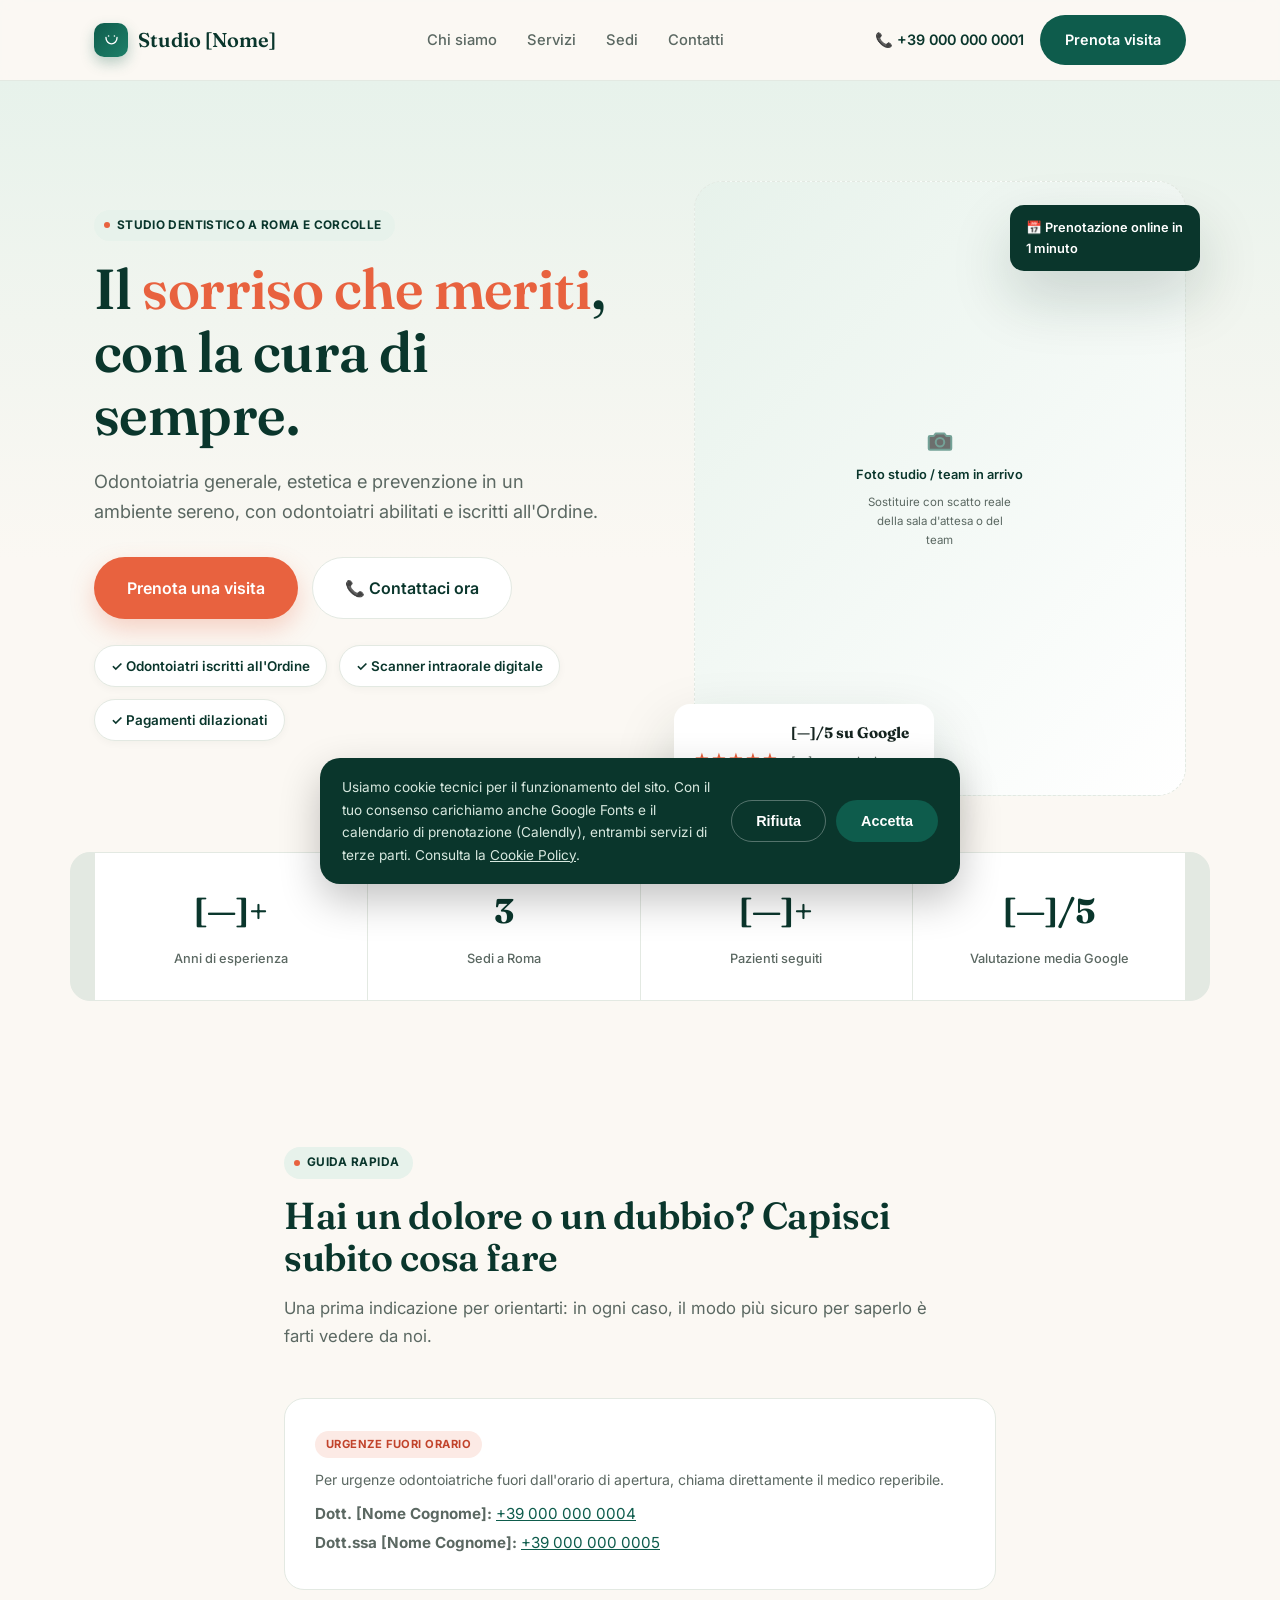
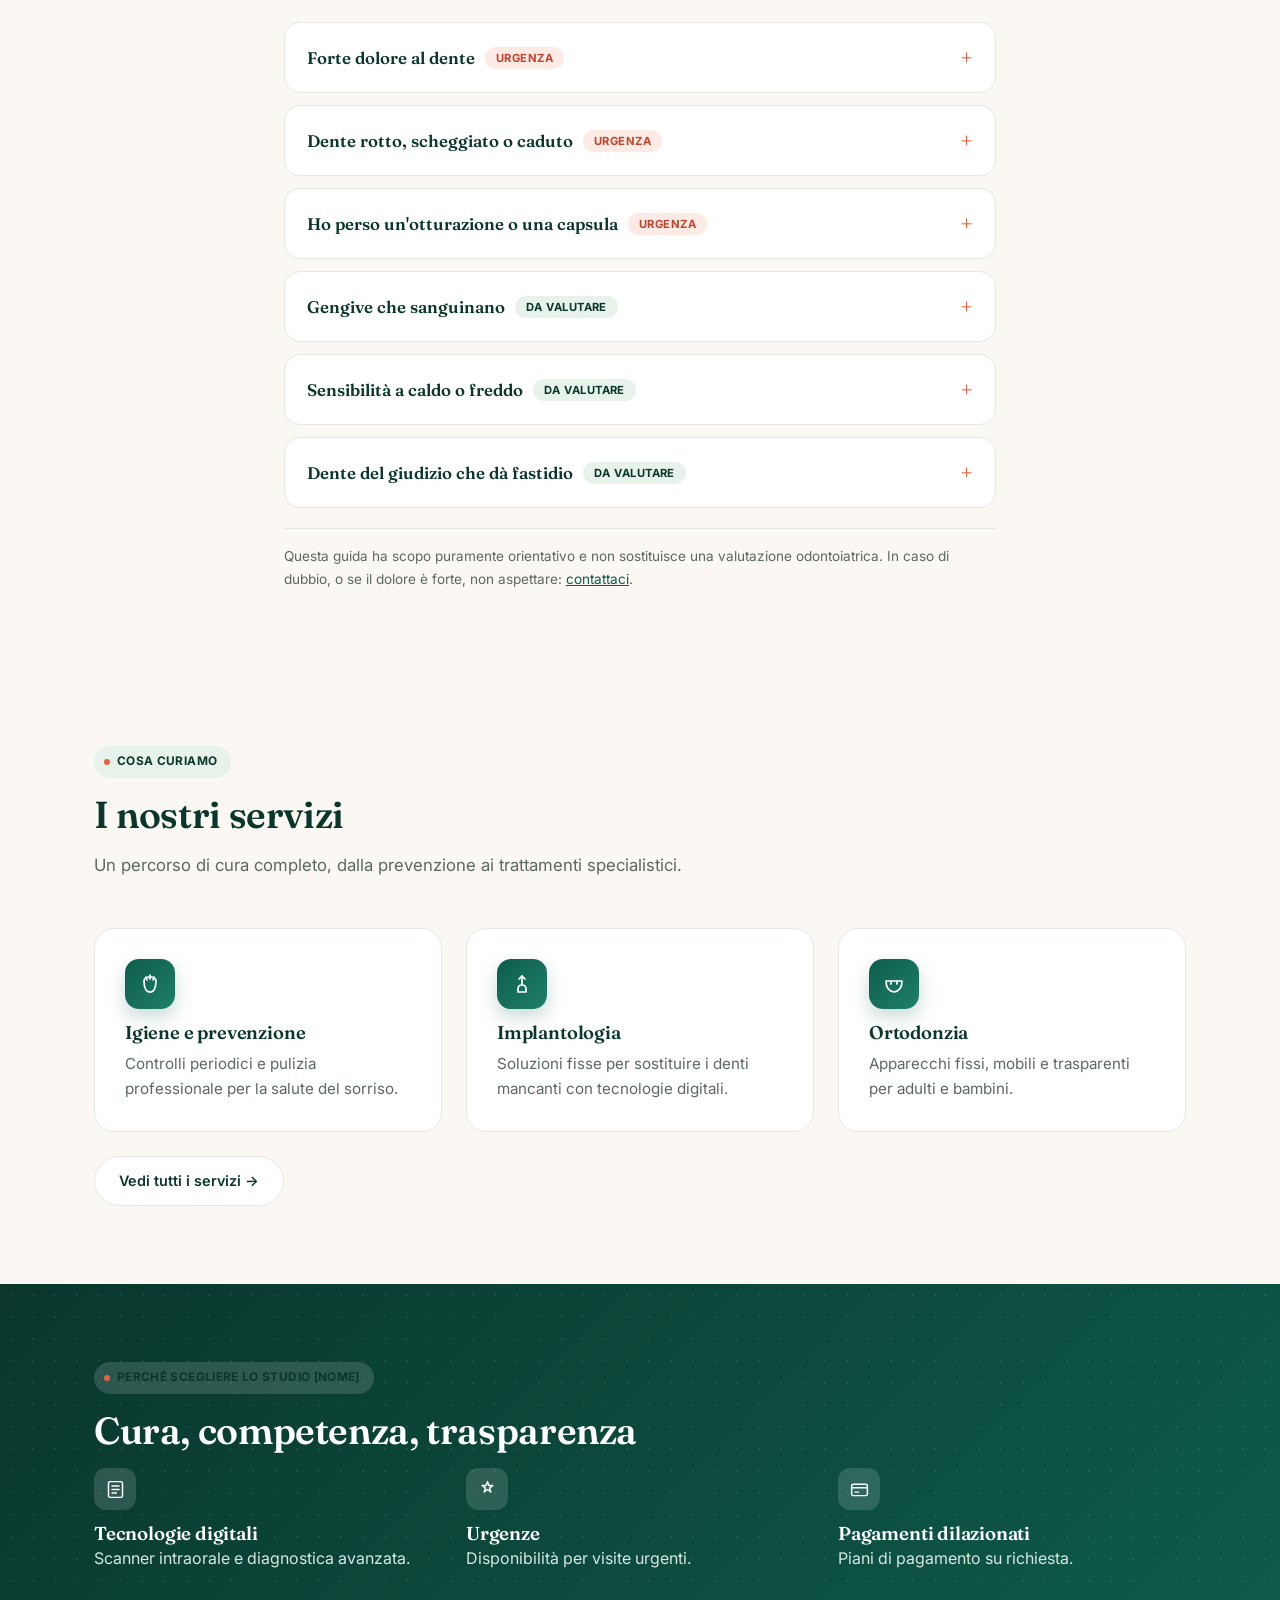
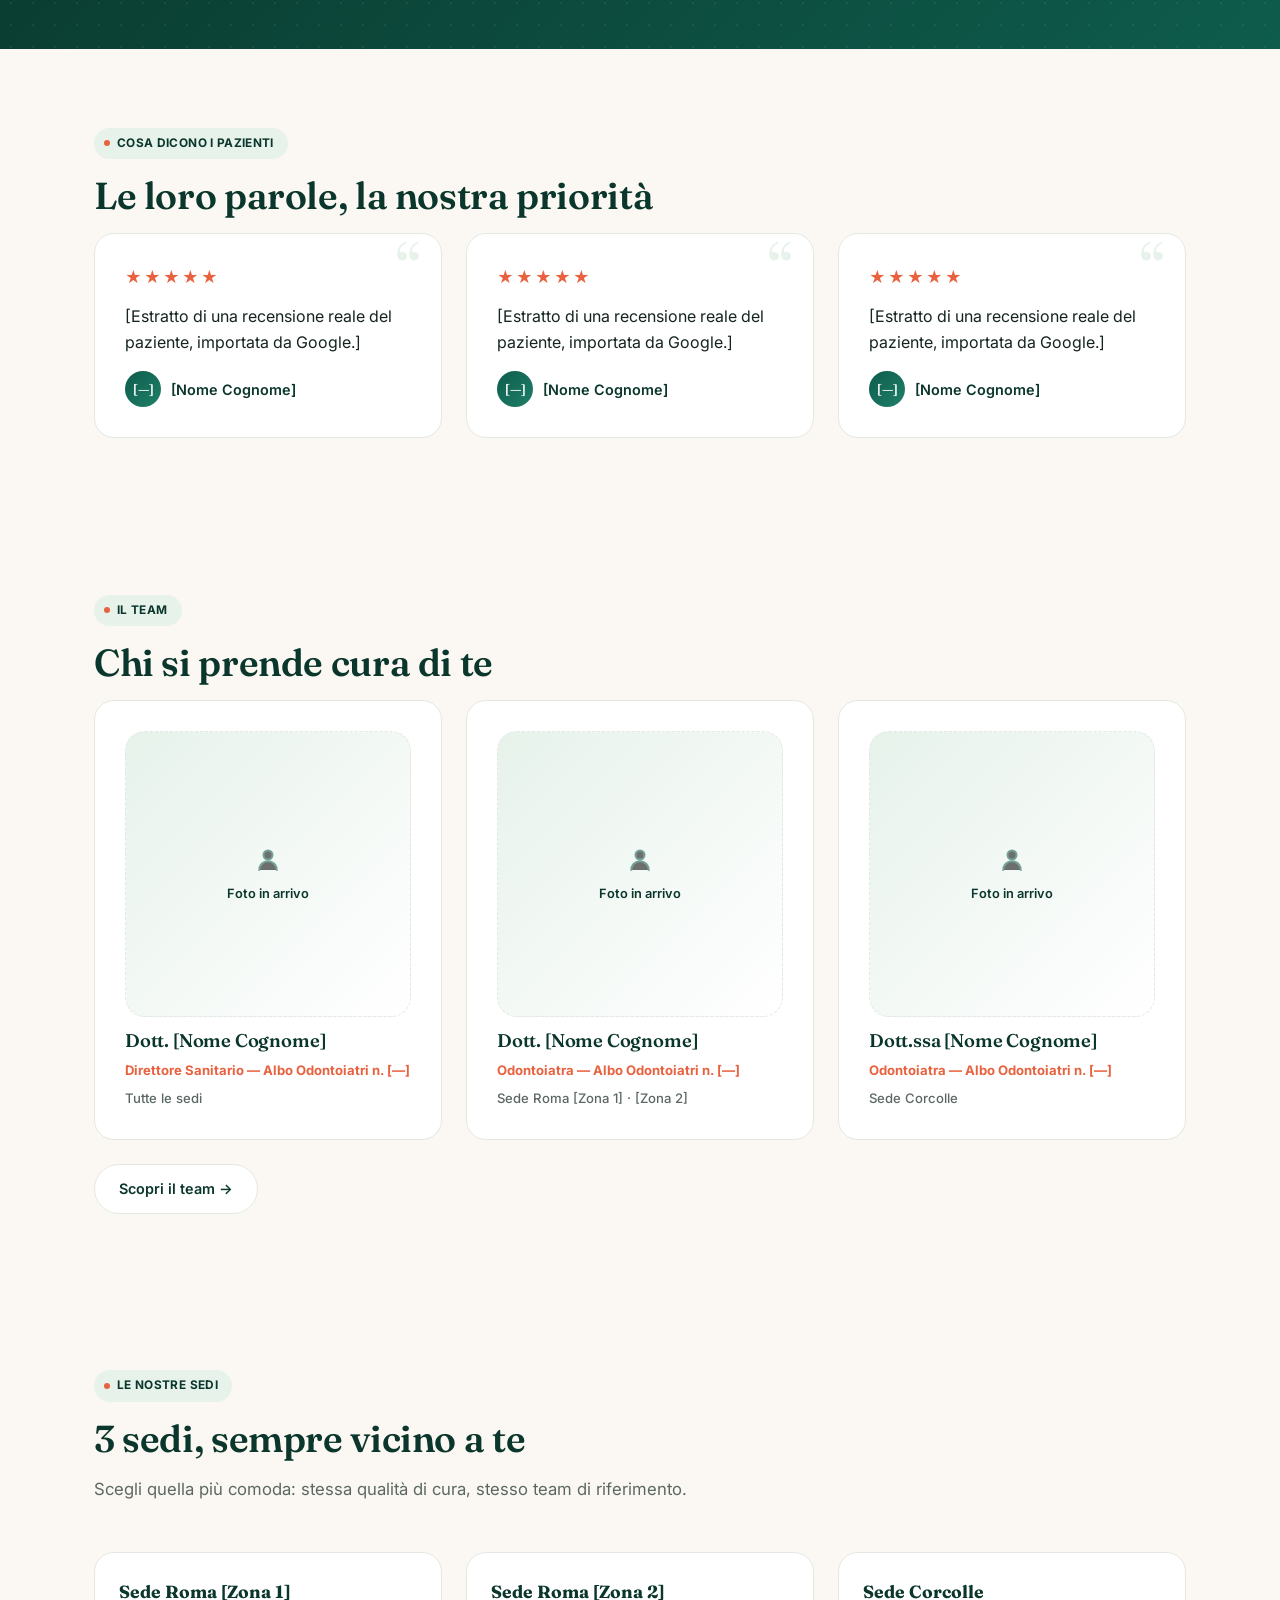
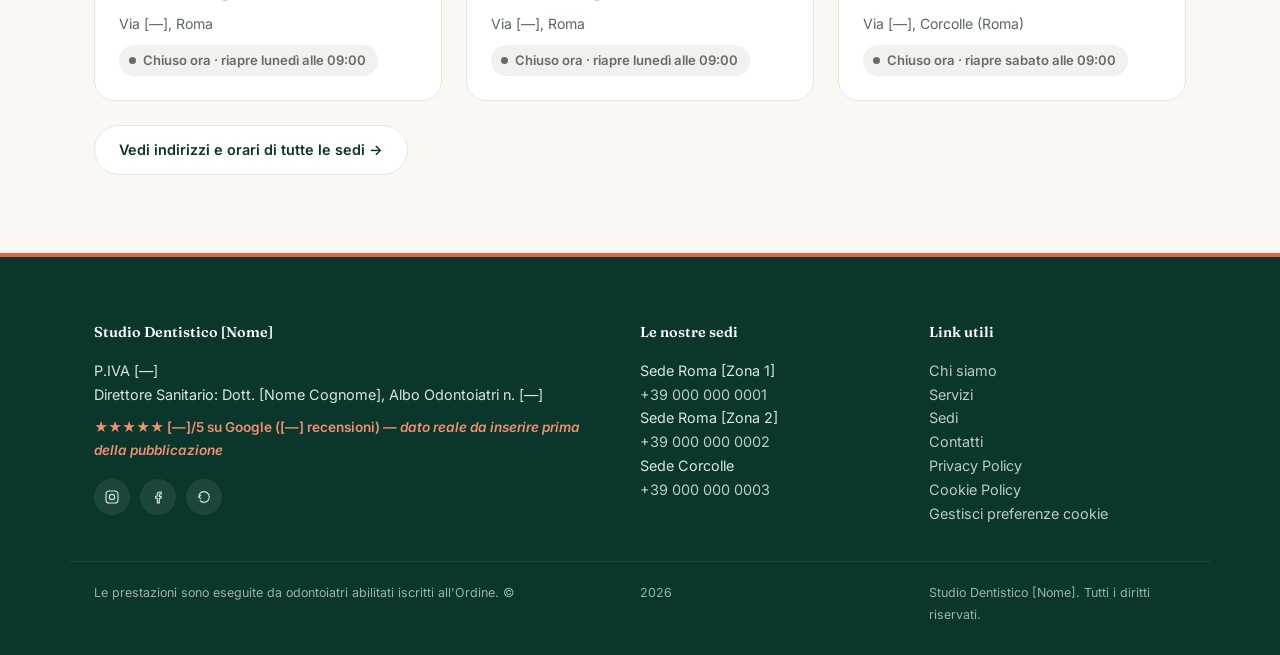
<file: index.html>
<!DOCTYPE html>
<html lang="it">
<head>
<meta charset="UTF-8">
<meta name="viewport" content="width=device-width, initial-scale=1.0">
<title>Studio Dentistico [Nome] — Odontoiatria a [Città]</title>
<meta name="description" content="Studio dentistico a [Città]: cure generali, implantologia, ortodonzia, igiene e prevenzione. Prenota la tua prima visita.">
<link rel="canonical" href="https://www.studio-nome.it/index.html">
<meta property="og:type" content="website">
<meta property="og:title" content="Studio Dentistico [Nome] — Odontoiatria a [Città]">
<meta property="og:description" content="Cure generali, implantologia, ortodonzia, igiene e prevenzione. Prenota la tua prima visita.">
<link rel="preconnect" href="https://fonts.googleapis.com">
<link rel="preconnect" href="https://fonts.gstatic.com" crossorigin>
<link rel="stylesheet" href="https://fonts.googleapis.com/css2?family=Fraunces:opsz,wght@9..144,400;9..144,600&family=Inter:wght@400;500;600&display=swap">
<link rel="stylesheet" href="css/style.css">
<script type="application/ld+json">
{
  "@context": "https://schema.org",
  "@type": "MedicalOrganization",
  "name": "Studio Dentistico [Nome]",
  "url": "https://www.studio-nome.it/index.html",
  "medicalSpecialty": "Dentistry"
}
</script>
<!-- I dati strutturati con indirizzo e telefono di ciascuna sede sono
     generati automaticamente da js/main.js sulla pagina sedi.html
     (uno per sede, per comparire nelle ricerche locali di ogni città). -->
</head>
<body>
<a class="skip-link" href="#main">Vai al contenuto</a>

<div id="site-header"></div>

<main id="main">
<section class="hero hero-split">
  <div class="arc"></div>
  <div class="wrap">
    <div>
      <div class="eyebrow">Studio dentistico a [Città]</div>
      <h1>Il <em>sorriso che meriti</em>, con la cura di sempre.</h1>
      <p>Odontoiatria generale, estetica e prevenzione in un ambiente sereno, con odontoiatri abilitati e iscritti all'Ordine.</p>
      <div class="hero-cta-row">
        <a class="btn btn-lg btn-accent" href="contatti.html">Prenota una visita</a>
        <a class="btn-ghost btn btn-lg" href="tel:+39000000000">📞 Contattaci ora</a>
      </div>
      <div class="badge-row">
        <span class="badge">✓ Odontoiatri iscritti all'Ordine</span>
        <span class="badge">✓ Scanner intraorale digitale</span>
        <span class="badge">✓ Pagamenti dilazionati</span>
      </div>
    </div>
    <div class="hero-media">
      <!-- TODO: sostituire con <img src="img/studio-ingresso.jpg" alt="Sala d'attesa dello Studio [Nome]" loading="eager"> -->
      <div class="media-slot">
        <svg viewBox="0 0 24 24" xmlns="http://www.w3.org/2000/svg"><path d="M4 8h3l1.5-2h7L17 8h3a1 1 0 0 1 1 1v9a1 1 0 0 1-1 1H4a1 1 0 0 1-1-1V9a1 1 0 0 1 1-1z" stroke="currentColor" stroke-width="1.6" stroke-linejoin="round"/><circle cx="12" cy="13" r="3.4" stroke="currentColor" stroke-width="1.6"/></svg>
        <span class="media-slot-label">Foto studio / team in arrivo</span>
        <span class="media-slot-sub">Sostituire con scatto reale della sala d'attesa o del team</span>
      </div>
      <!-- TODO: valorizzare con dato reale (stelle Google + numero recensioni) -->
      <div class="trust-float">
        <span class="stars">★★★★★</span>
        <div>
          <strong>[—]/5 su Google</strong>
          <span>[—] recensioni verificate</span>
        </div>
      </div>
      <div class="float-chip">📅 Prenotazione online in 1 minuto</div>
    </div>
  </div>
</section>

<section class="stat-bar">
  <div class="wrap stat-bar-grid reveal">
    <div class="stat"><strong>[—]+</strong><span>Anni di esperienza</span></div>
    <div class="stat"><strong>3</strong><span>Sedi a Roma</span></div>
    <div class="stat"><strong>[—]+</strong><span>Pazienti seguiti</span></div>
    <div class="stat"><strong>[—]/5</strong><span>Valutazione media Google</span></div>
  </div>
</section>

<section>
  <div class="wrap reveal" style="max-width:760px">
    <div class="eyebrow">Guida rapida</div>
    <h2 class="section-title">Hai un dolore o un dubbio? Capisci subito cosa fare</h2>
    <p class="section-intro">Una prima indicazione per orientarti: in ogni caso, il modo più sicuro per saperlo è farti vedere da noi.</p>
    <div class="card emergenze-list" style="margin-bottom:32px"></div>
    <div class="faq-list">
      <div class="faq-item">
        <button class="faq-q" aria-expanded="false">
          <span class="faq-q-text">Forte dolore al dente <span class="symptom-tag urgente">Urgenza</span></span>
        </button>
        <div class="faq-a">
          <p>Può indicare una pulpite o un ascesso. Nell'attesa evita cibi e bevande molto calde o fredde sul dente interessato e non assumere farmaci senza indicazione medica.</p>
          <a class="btn" href="tel:+39000000000" data-emergenza="1">📞 Chiama ora</a>
        </div>
      </div>
      <div class="faq-item">
        <button class="faq-q" aria-expanded="false">
          <span class="faq-q-text">Dente rotto, scheggiato o caduto <span class="symptom-tag urgente">Urgenza</span></span>
        </button>
        <div class="faq-a">
          <p>Conserva l'eventuale frammento (o il dente, tenendolo idratato in latte o saliva) e vieni in studio il prima possibile: le prime ore fanno la differenza.</p>
          <a class="btn" href="tel:+39000000000" data-emergenza="1">📞 Chiama ora</a>
        </div>
      </div>
      <div class="faq-item">
        <button class="faq-q" aria-expanded="false">
          <span class="faq-q-text">Ho perso un'otturazione o una capsula <span class="symptom-tag urgente">Urgenza</span></span>
        </button>
        <div class="faq-a">
          <p>Conserva il pezzo se lo hai ritrovato e chiamaci: fissiamo un appuntamento ravvicinato per proteggere il dente scoperto.</p>
          <a class="btn" href="tel:+39000000000" data-emergenza="1">📞 Chiama ora</a>
        </div>
      </div>
      <div class="faq-item">
        <button class="faq-q" aria-expanded="false">
          <span class="faq-q-text">Gengive che sanguinano <span class="symptom-tag valuta">Da valutare</span></span>
        </button>
        <div class="faq-a">
          <p>Spesso è un primo segnale di gengivite: con una seduta di igiene professionale e le giuste abitudini quotidiane si risolve nella maggior parte dei casi.</p>
          <a class="btn-ghost btn" href="contatti.html">Prenota una visita</a>
        </div>
      </div>
      <div class="faq-item">
        <button class="faq-q" aria-expanded="false">
          <span class="faq-q-text">Sensibilità a caldo o freddo <span class="symptom-tag valuta">Da valutare</span></span>
        </button>
        <div class="faq-a">
          <p>Può dipendere da smalto usurato, gengive retratte o una piccola carie iniziale. Meglio un controllo per capirne la causa ed evitare che peggiori.</p>
          <a class="btn-ghost btn" href="contatti.html">Prenota una visita</a>
        </div>
      </div>
      <div class="faq-item">
        <button class="faq-q" aria-expanded="false">
          <span class="faq-q-text">Dente del giudizio che dà fastidio <span class="symptom-tag valuta">Da valutare</span></span>
        </button>
        <div class="faq-a">
          <p>Va valutato con una radiografia per capire se c'è spazio sufficiente o se conviene programmare l'estrazione prima che il fastidio diventi ricorrente.</p>
          <a class="btn-ghost btn" href="contatti.html">Prenota una visita</a>
        </div>
      </div>
    </div>
    <p class="symptom-note">Questa guida ha scopo puramente orientativo e non sostituisce una valutazione odontoiatrica. In caso di dubbio, o se il dolore è forte, non aspettare: <a href="contatti.html" style="color:var(--teal);text-decoration:underline">contattaci</a>.</p>
  </div>
</section>

<section>
  <div class="wrap reveal">
    <div class="eyebrow">Cosa curiamo</div>
    <h2 class="section-title">I nostri servizi</h2>
    <p class="section-intro">Un percorso di cura completo, dalla prevenzione ai trattamenti specialistici.</p>
    <div class="grid-3">
      <div class="card">
        <div class="icon-dot"><svg viewBox="0 0 24 24"><path d="M12 3v4M8 5l1 3M16 5l-1 3" stroke-linecap="round"/><path d="M6 9c0 6 2 11 6 11s6-5 6-11c0-2.5-2.5-4-6-4S6 6.5 6 9z"/></svg></div>
        <h3>Igiene e prevenzione</h3>
        <p>Controlli periodici e pulizia professionale per la salute del sorriso.</p>
      </div>
      <div class="card">
        <div class="icon-dot"><svg viewBox="0 0 24 24"><path d="M12 4v9M12 13c-3 0-4 2-4 4v3h8v-3c0-2-1-4-4-4z" stroke-linecap="round" stroke-linejoin="round"/><path d="M9 7l3-3 3 3" stroke-linecap="round" stroke-linejoin="round"/></svg></div>
        <h3>Implantologia</h3>
        <p>Soluzioni fisse per sostituire i denti mancanti con tecnologie digitali.</p>
      </div>
      <div class="card">
        <div class="icon-dot"><svg viewBox="0 0 24 24"><path d="M4 9h16M4 9c0 6 2 10 8 11 6-1 8-5 8-11" stroke-linecap="round" stroke-linejoin="round"/><path d="M9 9v3M15 9v3" stroke-linecap="round"/></svg></div>
        <h3>Ortodonzia</h3>
        <p>Apparecchi fissi, mobili e trasparenti per adulti e bambini.</p>
      </div>
    </div>
    <p style="margin-top:24px"><a href="servizi.html" class="btn btn-ghost">Vedi tutti i servizi →</a></p>
  </div>
</section>

<section class="stripe">
  <div class="wrap reveal">
    <div class="eyebrow">Perché scegliere lo Studio [Nome]</div>
    <h2 class="section-title">Cura, competenza, trasparenza</h2>
    <div class="grid-3">
      <div>
        <div class="feature-icon"><svg viewBox="0 0 24 24"><rect x="4" y="3" width="16" height="18" rx="2" stroke-linejoin="round"/><path d="M8 8h8M8 12h8M8 16h5" stroke-linecap="round"/></svg></div>
        <h3 style="color:#fff">Tecnologie digitali</h3><p style="color:#D7E8DF">Scanner intraorale e diagnostica avanzata.</p>
      </div>
      <div>
        <div class="feature-icon"><svg viewBox="0 0 24 24"><path d="M12 3l1.5 4.5H18l-3.6 2.8 1.4 4.5-3.8-2.8-3.8 2.8 1.4-4.5L6 7.5h4.5L12 3z" stroke-linejoin="round"/></svg></div>
        <h3 style="color:#fff">Urgenze</h3><p style="color:#D7E8DF">Disponibilità per visite urgenti.</p>
      </div>
      <div>
        <div class="feature-icon"><svg viewBox="0 0 24 24"><rect x="3" y="6" width="18" height="13" rx="2" stroke-linejoin="round"/><path d="M3 10h18" /><path d="M7 15h4" stroke-linecap="round"/></svg></div>
        <h3 style="color:#fff">Pagamenti dilazionati</h3><p style="color:#D7E8DF">Piani di pagamento su richiesta.</p>
      </div>
    </div>
  </div>
</section>

<section>
  <div class="wrap reveal">
    <div class="eyebrow">Cosa dicono i pazienti</div>
    <h2 class="section-title">Le loro parole, la nostra priorità</h2>
    <div class="grid-3">
      <div class="review-card">
        <div class="review-stars">★★★★★</div>
        <p>[Estratto di una recensione reale del paziente, importata da Google.]</p>
        <div class="review-who">
          <div class="review-avatar">[—]</div>
          <div class="review-name">[Nome Cognome]</div>
        </div>
      </div>
      <div class="review-card">
        <div class="review-stars">★★★★★</div>
        <p>[Estratto di una recensione reale del paziente, importata da Google.]</p>
        <div class="review-who">
          <div class="review-avatar">[—]</div>
          <div class="review-name">[Nome Cognome]</div>
        </div>
      </div>
      <div class="review-card">
        <div class="review-stars">★★★★★</div>
        <p>[Estratto di una recensione reale del paziente, importata da Google.]</p>
        <div class="review-who">
          <div class="review-avatar">[—]</div>
          <div class="review-name">[Nome Cognome]</div>
        </div>
      </div>
    </div>
  </div>
</section>

<section>
  <div class="wrap reveal">
    <div class="eyebrow">Il team</div>
    <h2 class="section-title">Chi si prende cura di te</h2>
    <div class="grid-3">
      <div class="card team-card">
        <!-- TODO: <img src="img/dottore-1.jpg" alt="Dott. [Nome Cognome]" loading="lazy"> -->
        <div class="media-slot" style="aspect-ratio:1/1;margin-bottom:14px">
          <svg viewBox="0 0 24 24" xmlns="http://www.w3.org/2000/svg"><circle cx="12" cy="8" r="3.6" stroke="currentColor" stroke-width="1.6"/><path d="M5 20c0-3.9 3.1-7 7-7s7 3.1 7 7" stroke="currentColor" stroke-width="1.6" stroke-linecap="round"/></svg>
          <span class="media-slot-label">Foto in arrivo</span>
        </div>
        <h3>Dott. [Nome Cognome]</h3>
        <small>Direttore Sanitario — Albo Odontoiatri n. [—]</small>
        <div class="team-sede">Tutte le sedi</div>
      </div>
      <div class="card team-card">
        <div class="media-slot" style="aspect-ratio:1/1;margin-bottom:14px">
          <svg viewBox="0 0 24 24" xmlns="http://www.w3.org/2000/svg"><circle cx="12" cy="8" r="3.6" stroke="currentColor" stroke-width="1.6"/><path d="M5 20c0-3.9 3.1-7 7-7s7 3.1 7 7" stroke="currentColor" stroke-width="1.6" stroke-linecap="round"/></svg>
          <span class="media-slot-label">Foto in arrivo</span>
        </div>
        <h3>Dott. [Nome Cognome]</h3>
        <small>Odontoiatra — Albo Odontoiatri n. [—]</small>
        <div class="team-sede">Sede Roma [Zona 1] · [Zona 2]</div>
      </div>
      <div class="card team-card">
        <div class="media-slot" style="aspect-ratio:1/1;margin-bottom:14px">
          <svg viewBox="0 0 24 24" xmlns="http://www.w3.org/2000/svg"><circle cx="12" cy="8" r="3.6" stroke="currentColor" stroke-width="1.6"/><path d="M5 20c0-3.9 3.1-7 7-7s7 3.1 7 7" stroke="currentColor" stroke-width="1.6" stroke-linecap="round"/></svg>
          <span class="media-slot-label">Foto in arrivo</span>
        </div>
        <h3>Dott.ssa [Nome Cognome]</h3>
        <small>Odontoiatra — Albo Odontoiatri n. [—]</small>
        <div class="team-sede">Sede Corcolle</div>
      </div>
    </div>
    <p style="margin-top:24px"><a href="chi-siamo.html" class="btn btn-ghost">Scopri il team →</a></p>
  </div>
</section>

<section>
  <div class="wrap reveal">
    <div class="eyebrow">Le nostre sedi</div>
    <h2 class="section-title">3 sedi, sempre vicino a te</h2>
    <p class="section-intro">Scegli quella più comoda: stessa qualità di cura, stesso team di riferimento.</p>
    <div class="grid-3 sedi-mini"></div>
    <p style="margin-top:24px"><a href="sedi.html" class="btn btn-ghost">Vedi indirizzi e orari di tutte le sedi →</a></p>
  </div>
</section>
</main>

<div id="site-footer"></div>

<script src="js/main.js"></script>
</body>
</html>
</file>
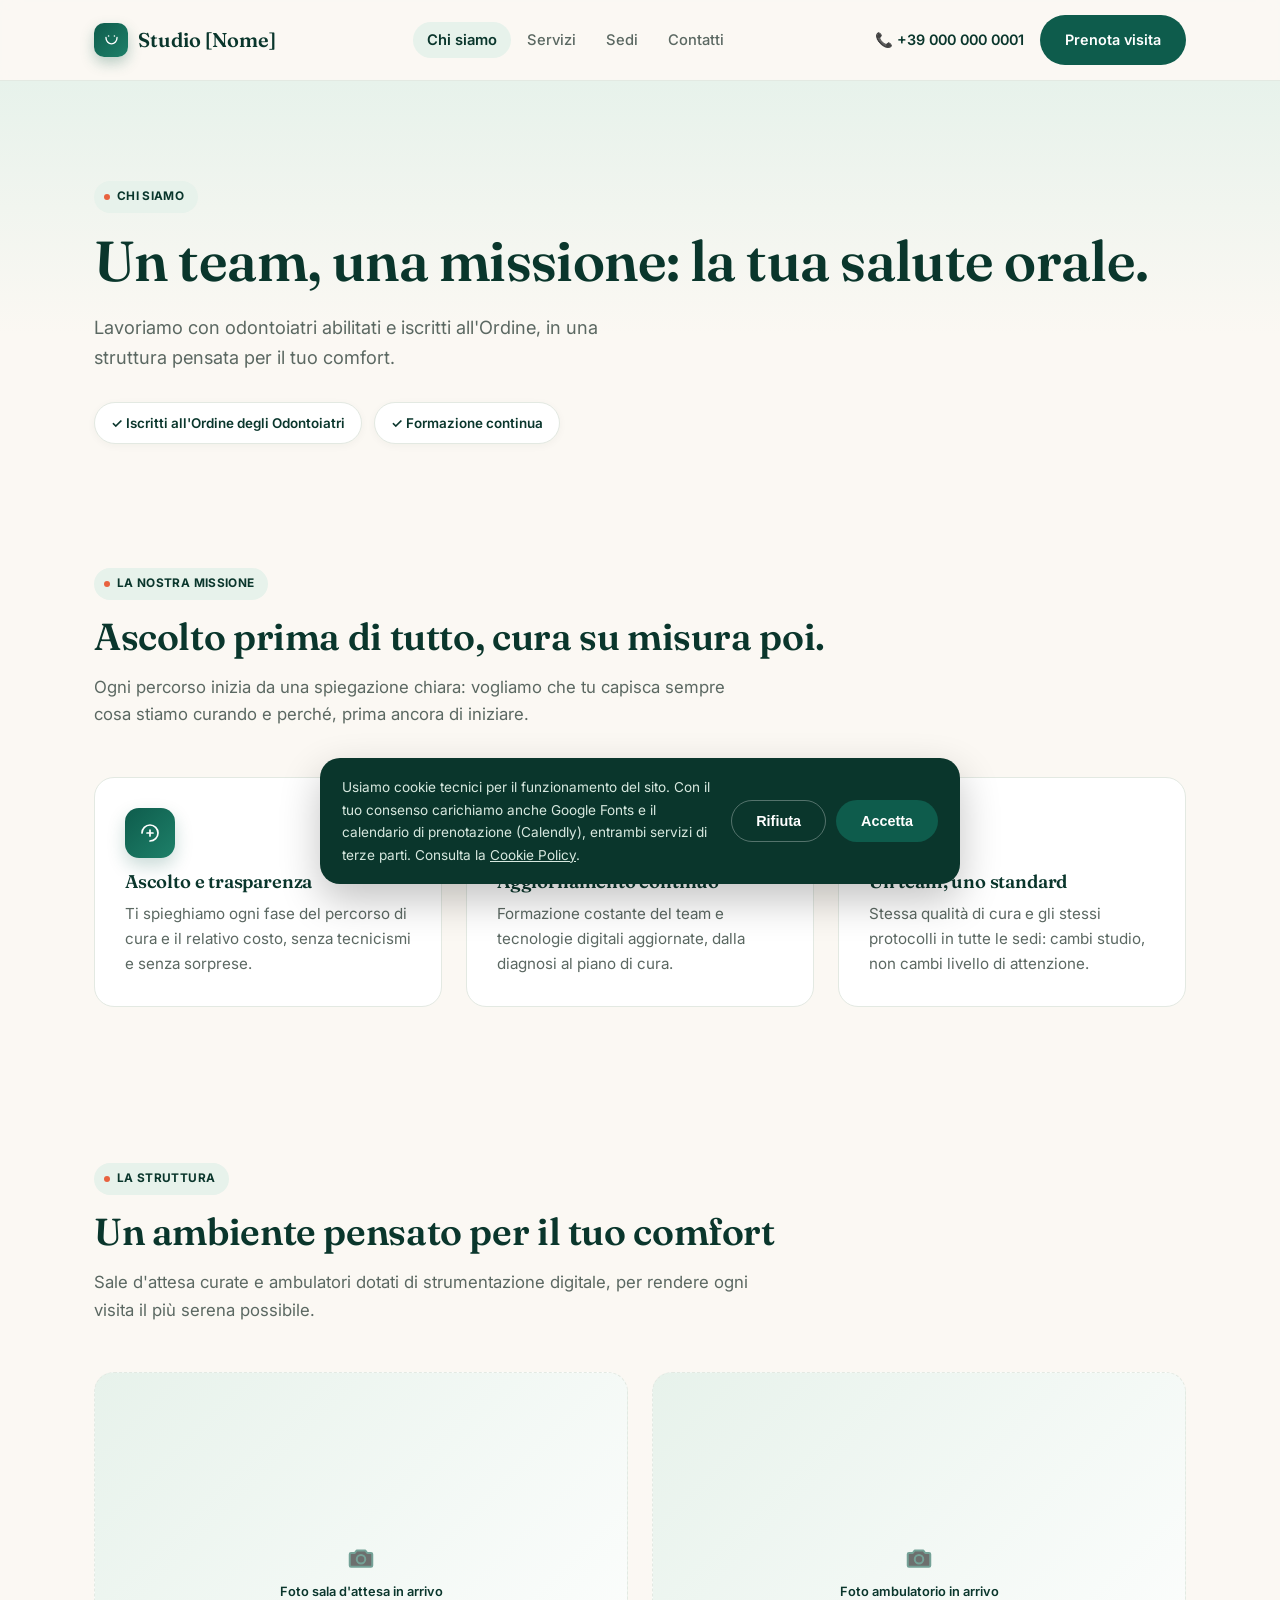
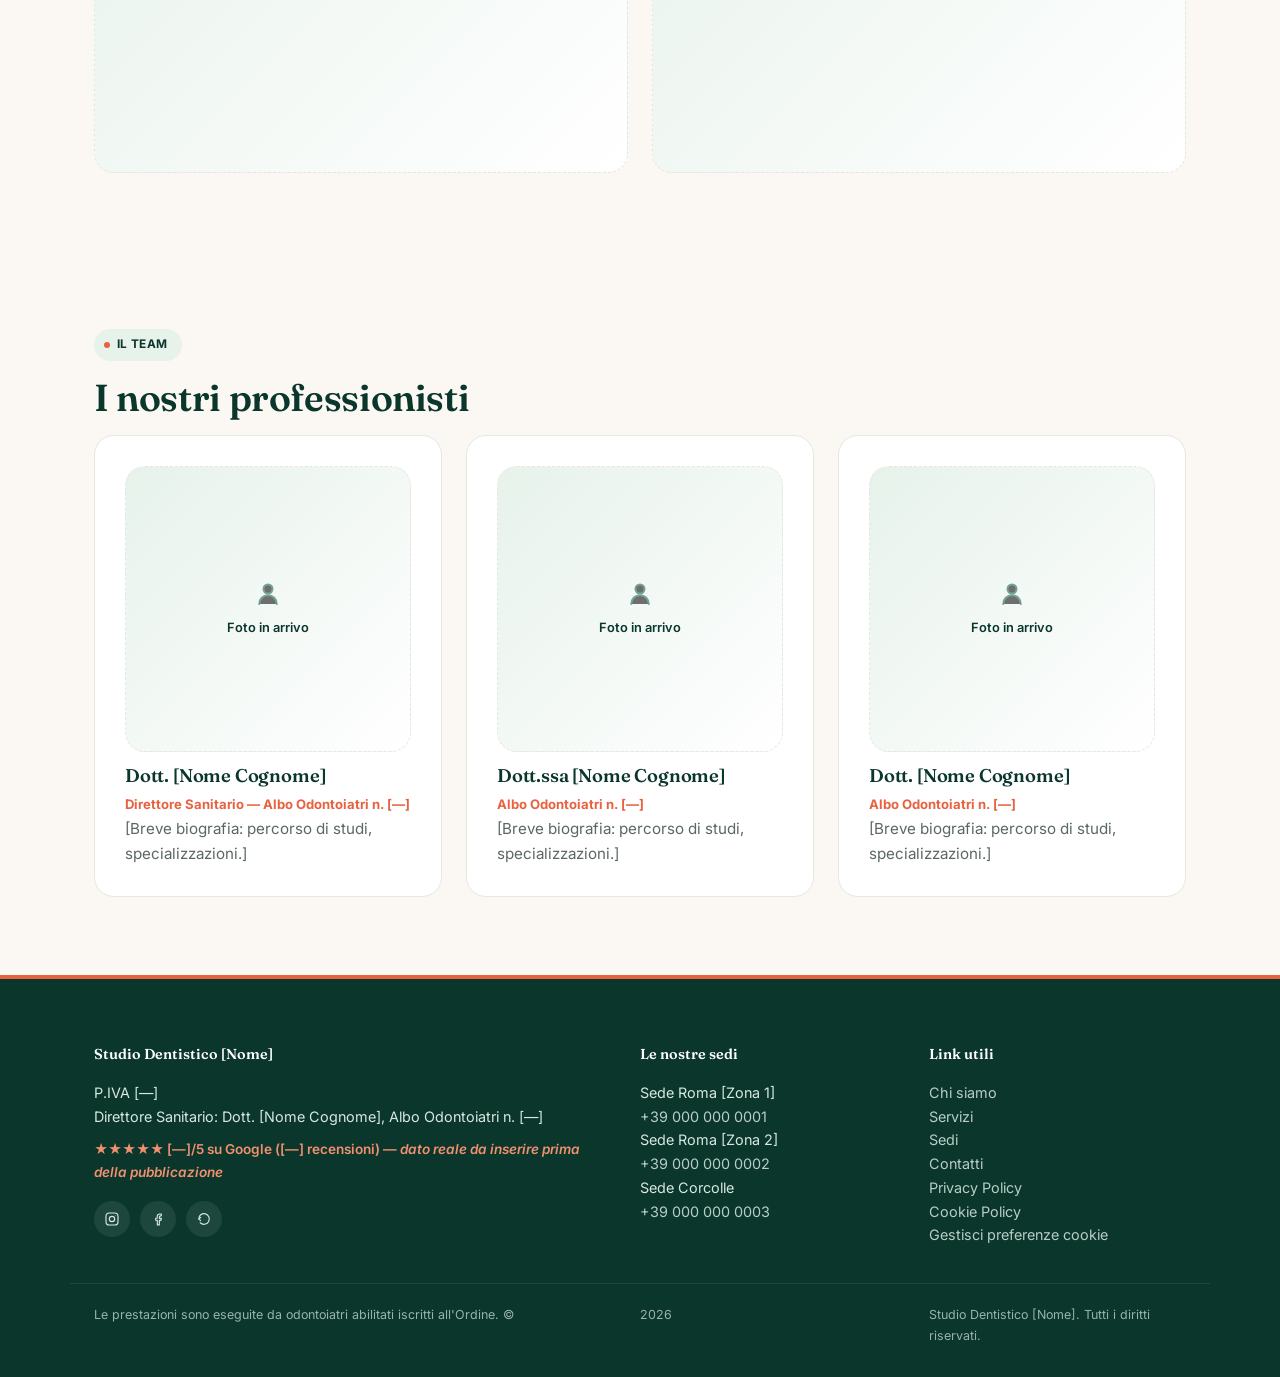
<file: chi-siamo.html>
<!DOCTYPE html>
<html lang="it">
<head>
<meta charset="UTF-8">
<meta name="viewport" content="width=device-width, initial-scale=1.0">
<title>Chi siamo — Studio Dentistico [Nome]</title>
<meta name="description" content="Il team e la struttura dello Studio Dentistico [Nome] a [Città].">
<link rel="canonical" href="https://www.studio-nome.it/chi-siamo.html">
<link rel="preconnect" href="https://fonts.googleapis.com">
<link rel="preconnect" href="https://fonts.gstatic.com" crossorigin>
<link rel="stylesheet" href="https://fonts.googleapis.com/css2?family=Fraunces:opsz,wght@9..144,400;9..144,600&family=Inter:wght@400;500;600&display=swap">
<link rel="stylesheet" href="css/style.css">
</head>
<body>
<a class="skip-link" href="#main">Vai al contenuto</a>

<div id="site-header"></div>

<main id="main">
<section class="hero" style="padding-bottom:20px">
  <div class="wrap" style="grid-template-columns:1fr">
    <div>
      <div class="eyebrow">Chi siamo</div>
      <h1>Un team, una missione: la tua salute orale.</h1>
      <p>Lavoriamo con odontoiatri abilitati e iscritti all'Ordine, in una struttura pensata per il tuo comfort.</p>
      <div class="badge-row">
        <span class="badge">✓ Iscritti all'Ordine degli Odontoiatri</span>
        <span class="badge">✓ Formazione continua</span>
      </div>
    </div>
  </div>
</section>

<section>
  <div class="wrap reveal">
    <div class="eyebrow">La nostra missione</div>
    <h2 class="section-title">Ascolto prima di tutto, cura su misura poi.</h2>
    <p class="section-intro">Ogni percorso inizia da una spiegazione chiara: vogliamo che tu capisca sempre cosa stiamo curando e perché, prima ancora di iniziare.</p>
    <div class="grid-3">
      <div class="card">
        <div class="icon-dot"><svg viewBox="0 0 24 24"><path d="M4 12c0-4.4 3.6-8 8-8s8 3.6 8 8-3.6 8-8 8" stroke-linecap="round"/><path d="M9 12h6M12 9v6" stroke-linecap="round"/></svg></div>
        <h3>Ascolto e trasparenza</h3>
        <p>Ti spieghiamo ogni fase del percorso di cura e il relativo costo, senza tecnicismi e senza sorprese.</p>
      </div>
      <div class="card">
        <div class="icon-dot"><svg viewBox="0 0 24 24"><path d="M12 2v4M12 18v4M4.9 4.9l2.8 2.8M16.3 16.3l2.8 2.8M2 12h4M18 12h4M4.9 19.1l2.8-2.8M16.3 7.7l2.8-2.8" stroke-linecap="round"/></svg></div>
        <h3>Aggiornamento continuo</h3>
        <p>Formazione costante del team e tecnologie digitali aggiornate, dalla diagnosi al piano di cura.</p>
      </div>
      <div class="card">
        <div class="icon-dot"><svg viewBox="0 0 24 24"><circle cx="8" cy="8" r="2.6"/><circle cx="16" cy="8" r="2.6"/><path d="M3 19c0-2.8 2.2-5 5-5s5 2.2 5 5M11 19c0-2.8 2.2-5 5-5s5 2.2 5 5" stroke-linecap="round"/></svg></div>
        <h3>Un team, uno standard</h3>
        <p>Stessa qualità di cura e gli stessi protocolli in tutte le sedi: cambi studio, non cambi livello di attenzione.</p>
      </div>
    </div>
  </div>
</section>

<section>
  <div class="wrap reveal">
    <div class="eyebrow">La struttura</div>
    <h2 class="section-title">Un ambiente pensato per il tuo comfort</h2>
    <p class="section-intro">Sale d'attesa curate e ambulatori dotati di strumentazione digitale, per rendere ogni visita il più serena possibile.</p>
    <div class="grid-2">
      <!-- TODO: <img src="img/sala-attesa.jpg" alt="Sala d'attesa dello Studio [Nome]" loading="lazy"> -->
      <div class="media-slot" style="aspect-ratio:4/3">
        <svg viewBox="0 0 24 24" xmlns="http://www.w3.org/2000/svg"><path d="M4 8h3l1.5-2h7L17 8h3a1 1 0 0 1 1 1v9a1 1 0 0 1-1 1H4a1 1 0 0 1-1-1V9a1 1 0 0 1 1-1z" stroke="currentColor" stroke-width="1.6" stroke-linejoin="round"/><circle cx="12" cy="13" r="3.4" stroke="currentColor" stroke-width="1.6"/></svg>
        <span class="media-slot-label">Foto sala d'attesa in arrivo</span>
      </div>
      <!-- TODO: <img src="img/ambulatorio.jpg" alt="Ambulatorio dello Studio [Nome]" loading="lazy"> -->
      <div class="media-slot" style="aspect-ratio:4/3">
        <svg viewBox="0 0 24 24" xmlns="http://www.w3.org/2000/svg"><path d="M4 8h3l1.5-2h7L17 8h3a1 1 0 0 1 1 1v9a1 1 0 0 1-1 1H4a1 1 0 0 1-1-1V9a1 1 0 0 1 1-1z" stroke="currentColor" stroke-width="1.6" stroke-linejoin="round"/><circle cx="12" cy="13" r="3.4" stroke="currentColor" stroke-width="1.6"/></svg>
        <span class="media-slot-label">Foto ambulatorio in arrivo</span>
      </div>
    </div>
  </div>
</section>

<section>
  <div class="wrap reveal">
    <div class="eyebrow">Il team</div>
    <h2 class="section-title">I nostri professionisti</h2>
    <div class="grid-3">
      <div class="card team-card">
        <!-- TODO: <img src="img/dottore-1.jpg" alt="Dott. [Nome Cognome]" loading="lazy"> -->
        <div class="media-slot" style="aspect-ratio:1/1;margin-bottom:14px">
          <svg viewBox="0 0 24 24" xmlns="http://www.w3.org/2000/svg"><circle cx="12" cy="8" r="3.6" stroke="currentColor" stroke-width="1.6"/><path d="M5 20c0-3.9 3.1-7 7-7s7 3.1 7 7" stroke="currentColor" stroke-width="1.6" stroke-linecap="round"/></svg>
          <span class="media-slot-label">Foto in arrivo</span>
        </div>
        <h3>Dott. [Nome Cognome]</h3>
        <small>Direttore Sanitario — Albo Odontoiatri n. [—]</small>
        <p>[Breve biografia: percorso di studi, specializzazioni.]</p>
      </div>
      <div class="card team-card">
        <div class="media-slot" style="aspect-ratio:1/1;margin-bottom:14px">
          <svg viewBox="0 0 24 24" xmlns="http://www.w3.org/2000/svg"><circle cx="12" cy="8" r="3.6" stroke="currentColor" stroke-width="1.6"/><path d="M5 20c0-3.9 3.1-7 7-7s7 3.1 7 7" stroke="currentColor" stroke-width="1.6" stroke-linecap="round"/></svg>
          <span class="media-slot-label">Foto in arrivo</span>
        </div>
        <h3>Dott.ssa [Nome Cognome]</h3>
        <small>Albo Odontoiatri n. [—]</small>
        <p>[Breve biografia: percorso di studi, specializzazioni.]</p>
      </div>
      <div class="card team-card">
        <div class="media-slot" style="aspect-ratio:1/1;margin-bottom:14px">
          <svg viewBox="0 0 24 24" xmlns="http://www.w3.org/2000/svg"><circle cx="12" cy="8" r="3.6" stroke="currentColor" stroke-width="1.6"/><path d="M5 20c0-3.9 3.1-7 7-7s7 3.1 7 7" stroke="currentColor" stroke-width="1.6" stroke-linecap="round"/></svg>
          <span class="media-slot-label">Foto in arrivo</span>
        </div>
        <h3>Dott. [Nome Cognome]</h3>
        <small>Albo Odontoiatri n. [—]</small>
        <p>[Breve biografia: percorso di studi, specializzazioni.]</p>
      </div>
    </div>
  </div>
</section>

</main>

<div id="site-footer"></div>

<script src="js/main.js"></script>
</body>
</html>
</file>
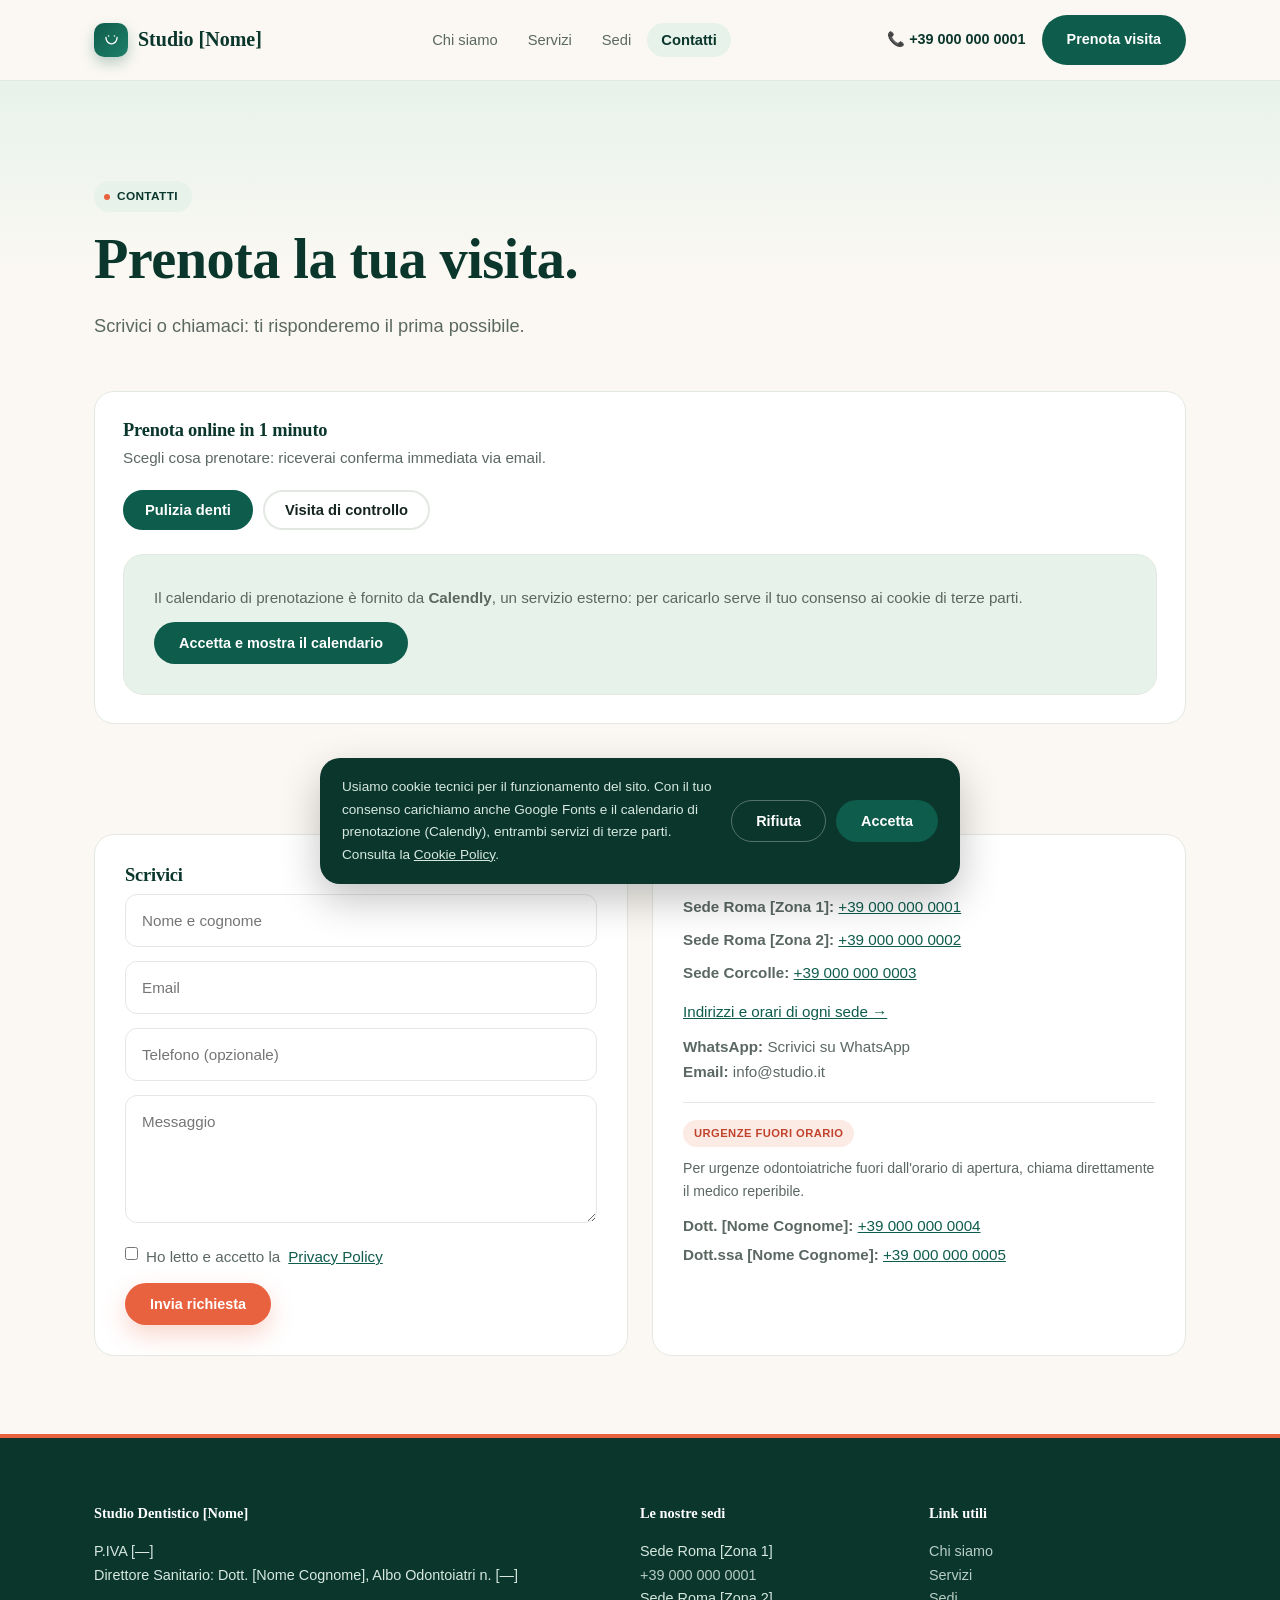
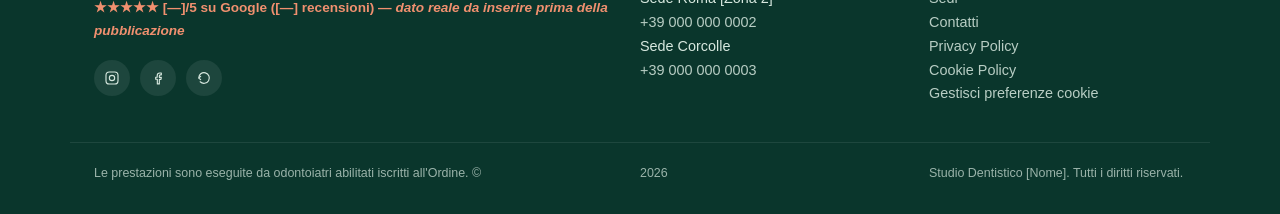
<file: contatti.html>
<!DOCTYPE html>
<html lang="it">
<head>
<meta charset="UTF-8">
<meta name="viewport" content="width=device-width, initial-scale=1.0">
<title>Contatti — Studio Dentistico [Nome]</title>
<meta name="description" content="Contatta o prenota una visita presso lo Studio Dentistico [Nome] a [Città].">
<link rel="canonical" href="https://www.studio-nome.it/contatti.html">
<link rel="preconnect" href="https://fonts.googleapis.com">
<link rel="preconnect" href="https://fonts.gstatic.com" crossorigin>
<link rel="stylesheet" href="css/style.css">
</head>
<body>
<a class="skip-link" href="#main">Vai al contenuto</a>

<div id="site-header"></div>

<main id="main">
<section class="hero" style="padding-bottom:20px">
  <div class="wrap" style="grid-template-columns:1fr">
    <div>
      <div class="eyebrow">Contatti</div>
      <h1>Prenota la tua visita.</h1>
      <p>Scrivici o chiamaci: ti risponderemo il prima possibile.</p>
    </div>
  </div>
</section>

<section style="padding-top:0" id="prenota">
  <div class="wrap reveal">
    <div class="card" style="padding:0;overflow:hidden">
      <div style="padding:28px 28px 0">
        <h3 style="margin-top:0">Prenota online in 1 minuto</h3>
        <p style="color:var(--ink-soft);font-size:.95rem;margin-top:-4px">Scegli cosa prenotare: riceverai conferma immediata via email.</p>
        <!--
          BOOKING REALE — per ogni servizio in js/main.js (SITE_CONFIG.prenotazione.servizi)
          sostituire calendlyUrl con l'account Calendly reale dello studio, e valorizzare
          orariNota se quel servizio va limitato a una fascia oraria specifica.
        -->
        <div class="servizio-picker" style="display:flex;gap:10px;flex-wrap:wrap;margin:20px 0 24px"></div>
      </div>
      <div id="bookingWidget"></div>
    </div>
  </div>
</section>

<section style="padding-top:0">
  <div class="wrap" style="text-align:center;margin-bottom:8px">
    <p style="color:var(--ink-soft);font-size:.9rem">Preferisci scriverci prima di prenotare?</p>
  </div>
  <div class="wrap grid-2 reveal">
    <div class="card">
      <h3 style="margin-top:0">Scrivici</h3>
      <!-- Form gestito da Netlify Forms: sostituire data-netlify="true" e name con endpoint reale (o Formspree) -->
      <form name="contatto" method="POST" data-netlify="true">
        <input type="hidden" name="form-name" value="contatto">
        <p class="form-row"><input required name="nome" placeholder="Nome e cognome" class="form-field"></p>
        <p class="form-row"><input required type="email" name="email" placeholder="Email" class="form-field"></p>
        <p class="form-row"><input name="telefono" placeholder="Telefono (opzionale)" class="form-field"></p>
        <p class="form-row"><textarea required name="messaggio" placeholder="Messaggio" rows="4" class="form-field"></textarea></p>
        <p class="form-row form-check">
          <label style="display:flex;gap:8px;align-items:flex-start"><input required type="checkbox" name="privacy" style="margin-top:3px"> Ho letto e accetto la <a href="privacy-policy.html" style="color:var(--teal);text-decoration:underline">Privacy Policy</a></label>
        </p>
        <button class="btn btn-accent" type="submit">Invia richiesta</button>
      </form>
    </div>
    <div class="card">
      <h3 style="margin-top:0">I nostri numeri</h3>
      <div class="sedi-telefoni"></div>
      <p style="margin-top:14px"><a href="sedi.html" style="color:var(--teal);text-decoration:underline">Indirizzi e orari di ogni sede →</a></p>
      <p style="margin-top:10px"><strong>WhatsApp:</strong> <a href="https://wa.me/39000000000">Scrivici su WhatsApp</a></p>
      <p><strong>Email:</strong> <a href="mailto:info@studio.it">info@studio.it</a></p>
      <div class="emergenze-list" style="margin-top:18px;padding-top:16px;border-top:1px solid var(--line)"></div>
    </div>
  </div>
</section>
</main>

<div id="site-footer"></div>

<script src="js/main.js"></script>
</body>
</html>
</file>
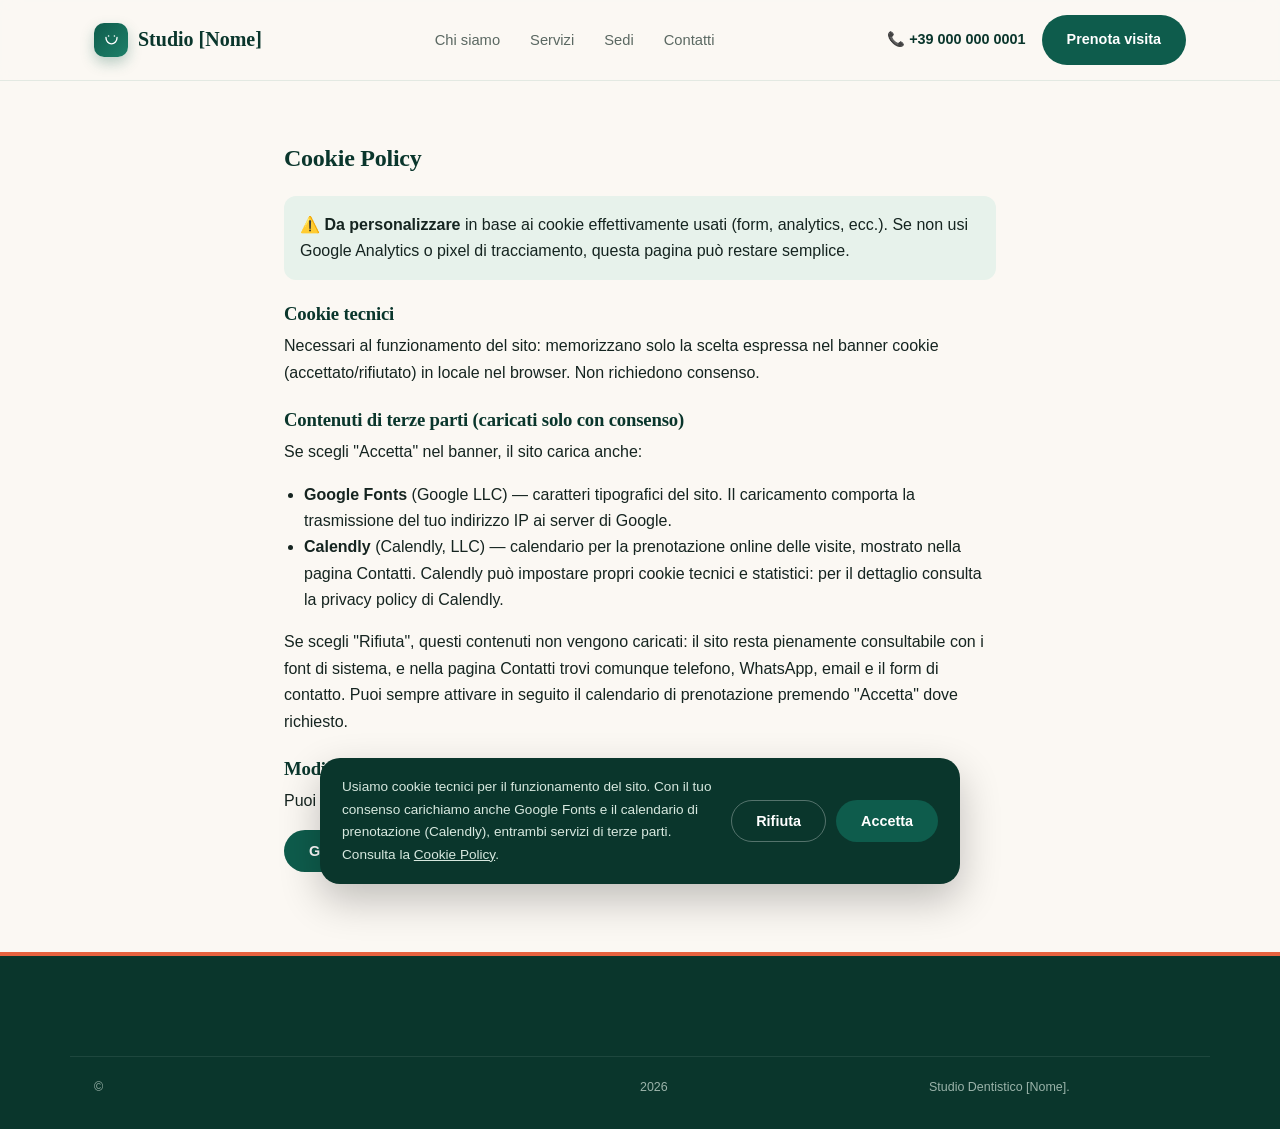
<file: cookie-policy.html>
<!DOCTYPE html>
<html lang="it">
<head>
<meta charset="UTF-8">
<meta name="viewport" content="width=device-width, initial-scale=1.0">
<title>Cookie Policy — Studio Dentistico [Nome]</title>
<link rel="stylesheet" href="css/style.css">
<!-- Google Fonts NON è più caricato qui in modo statico: trasmette l'IP
     del visitatore a Google ad ogni caricamento pagina, prima di
     qualsiasi consenso. Viene caricato da js/main.js SOLO dopo che
     l'utente accetta i cookie non tecnici nel banner (o se aveva già
     accettato in una visita precedente). Senza consenso il sito resta
     comunque leggibile con i font di sistema (fallback già in CSS). -->
</head>
<body>
<div id="site-header"></div>

<main>
<section class="legal-page">
  <h1>Cookie Policy</h1>
  <p class="notice"><strong>⚠️ Da personalizzare</strong> in base ai cookie effettivamente usati (form, analytics, ecc.). Se non usi Google Analytics o pixel di tracciamento, questa pagina può restare semplice.</p>
  <h3>Cookie tecnici</h3>
  <p>Necessari al funzionamento del sito: memorizzano solo la scelta espressa nel banner cookie (accettato/rifiutato) in locale nel browser. Non richiedono consenso.</p>
  <h3>Contenuti di terze parti (caricati solo con consenso)</h3>
  <p>Se scegli "Accetta" nel banner, il sito carica anche:</p>
  <ul style="margin:0 0 16px 20px;color:var(--ink,inherit)">
    <li><strong>Google Fonts</strong> (Google LLC) — caratteri tipografici del sito. Il caricamento comporta la trasmissione del tuo indirizzo IP ai server di Google.</li>
    <li><strong>Calendly</strong> (Calendly, LLC) — calendario per la prenotazione online delle visite, mostrato nella pagina Contatti. Calendly può impostare propri cookie tecnici e statistici: per il dettaglio consulta la <a href="https://calendly.com/privacy" target="_blank" rel="noopener">privacy policy di Calendly</a>.</li>
  </ul>
  <p>Se scegli "Rifiuta", questi contenuti non vengono caricati: il sito resta pienamente consultabile con i font di sistema, e nella pagina Contatti trovi comunque telefono, WhatsApp, email e il form di contatto. Puoi sempre attivare in seguito il calendario di prenotazione premendo "Accetta" dove richiesto.</p>
  <h3>Modificare la scelta</h3>
  <p>Puoi cambiare la decisione presa in qualsiasi momento:</p>
  <p><button class="btn" id="manageCookies" type="button">Gestisci preferenze cookie</button></p>
</section>
</main>

<div id="site-footer" data-variant="simple"></div>
<script src="js/main.js"></script>
</body>
</html>
</file>
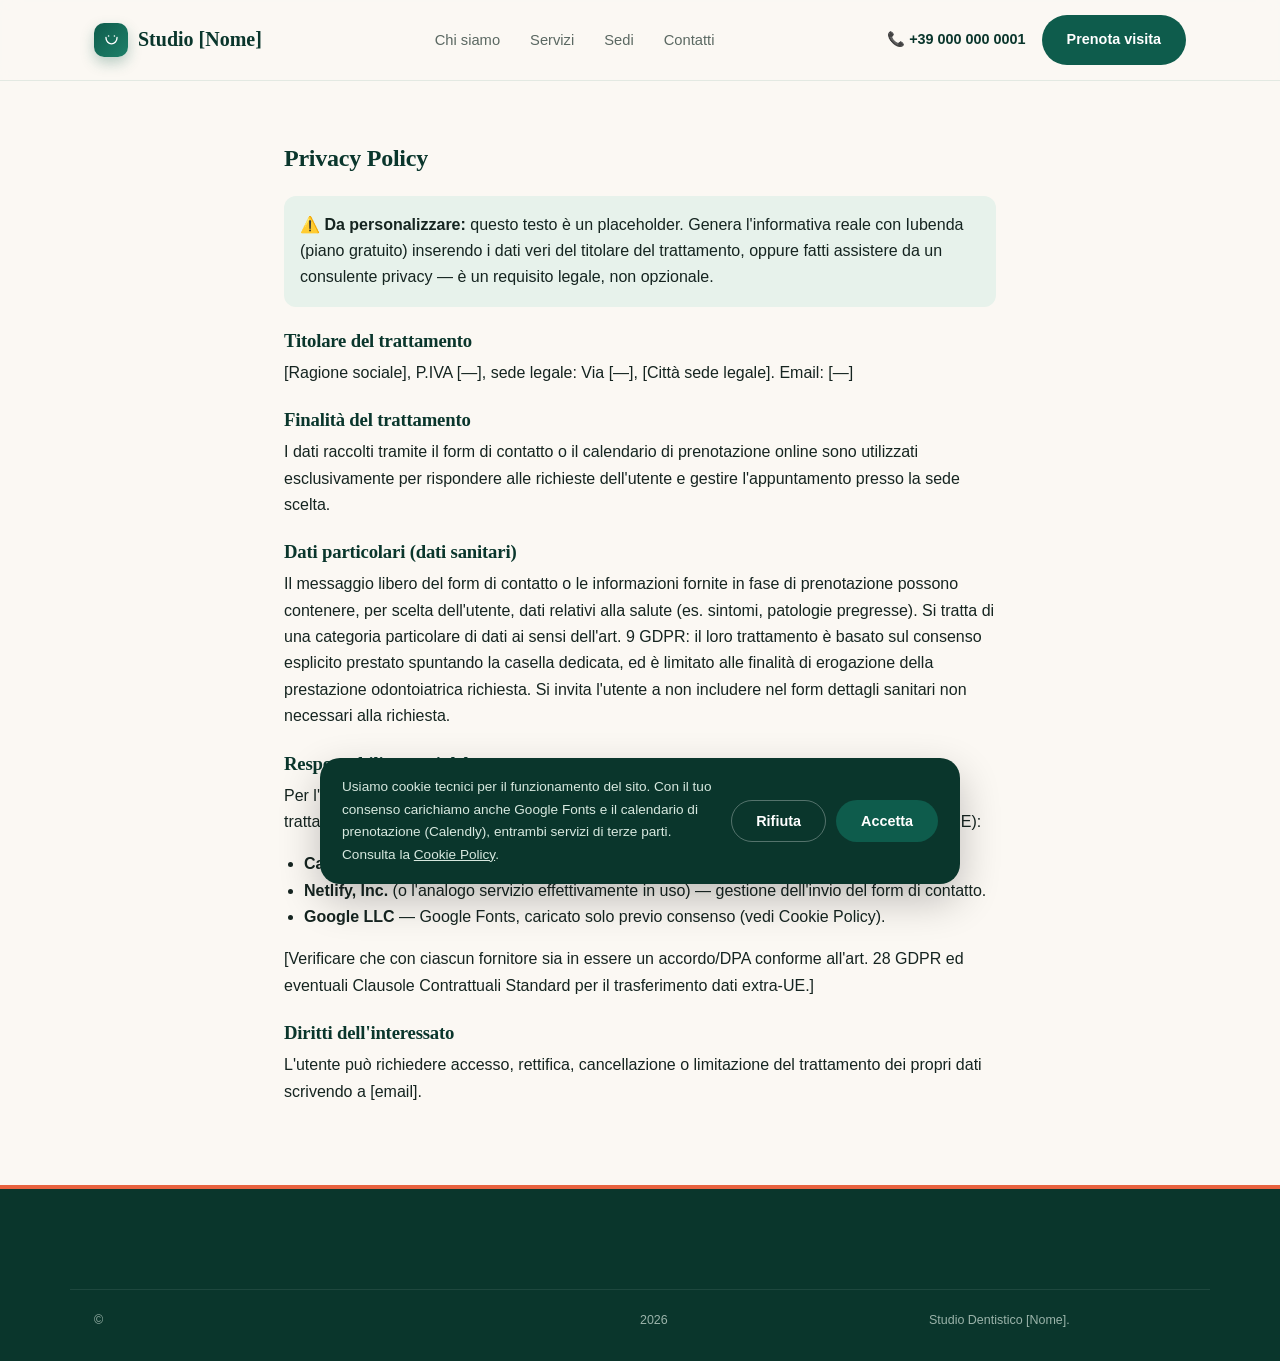
<file: privacy-policy.html>
<!DOCTYPE html>
<html lang="it">
<head>
<meta charset="UTF-8">
<meta name="viewport" content="width=device-width, initial-scale=1.0">
<title>Privacy Policy — Studio Dentistico [Nome]</title>
<link rel="stylesheet" href="css/style.css">
<!-- Google Fonts NON è più caricato qui in modo statico: trasmette l'IP
     del visitatore a Google ad ogni caricamento pagina, prima di
     qualsiasi consenso. Viene caricato da js/main.js SOLO dopo che
     l'utente accetta i cookie non tecnici nel banner (o se aveva già
     accettato in una visita precedente). Senza consenso il sito resta
     comunque leggibile con i font di sistema (fallback già in CSS). -->
</head>
<body>
<div id="site-header"></div>

<main>
<section class="legal-page">
  <h1>Privacy Policy</h1>
  <p class="notice"><strong>⚠️ Da personalizzare:</strong> questo testo è un placeholder. Genera l'informativa reale con Iubenda (piano gratuito) inserendo i dati veri del titolare del trattamento, oppure fatti assistere da un consulente privacy — è un requisito legale, non opzionale.</p>
  <h3>Titolare del trattamento</h3>
  <p>[Ragione sociale], P.IVA [—], sede legale: Via [—], [Città sede legale]. Email: [—]</p>
  <h3>Finalità del trattamento</h3>
  <p>I dati raccolti tramite il form di contatto o il calendario di prenotazione online sono utilizzati esclusivamente per rispondere alle richieste dell'utente e gestire l'appuntamento presso la sede scelta.</p>
  <h3>Dati particolari (dati sanitari)</h3>
  <p>Il messaggio libero del form di contatto o le informazioni fornite in fase di prenotazione possono contenere, per scelta dell'utente, dati relativi alla salute (es. sintomi, patologie pregresse). Si tratta di una categoria particolare di dati ai sensi dell'art. 9 GDPR: il loro trattamento è basato sul consenso esplicito prestato spuntando la casella dedicata, ed è limitato alle finalità di erogazione della prestazione odontoiatrica richiesta. Si invita l'utente a non includere nel form dettagli sanitari non necessari alla richiesta.</p>
  <h3>Responsabili esterni del trattamento</h3>
  <p>Per l'erogazione del servizio ci avvaliamo dei seguenti fornitori terzi, nominati responsabili del trattamento ex art. 28 GDPR (o operanti secondo le rispettive garanzie per trasferimenti extra-UE):</p>
  <ul style="margin:0 0 16px 20px;color:var(--ink,inherit)">
    <li><strong>Calendly, LLC</strong> — gestione del calendario e delle prenotazioni online.</li>
    <li><strong>Netlify, Inc.</strong> (o l'analogo servizio effettivamente in uso) — gestione dell'invio del form di contatto.</li>
    <li><strong>Google LLC</strong> — Google Fonts, caricato solo previo consenso (vedi Cookie Policy).</li>
  </ul>
  <p>[Verificare che con ciascun fornitore sia in essere un accordo/DPA conforme all'art. 28 GDPR ed eventuali Clausole Contrattuali Standard per il trasferimento dati extra-UE.]</p>
  <h3>Diritti dell'interessato</h3>
  <p>L'utente può richiedere accesso, rettifica, cancellazione o limitazione del trattamento dei propri dati scrivendo a [email].</p>
</section>
</main>

<div id="site-footer" data-variant="simple"></div>
<script src="js/main.js"></script>
</body>
</html>
</file>
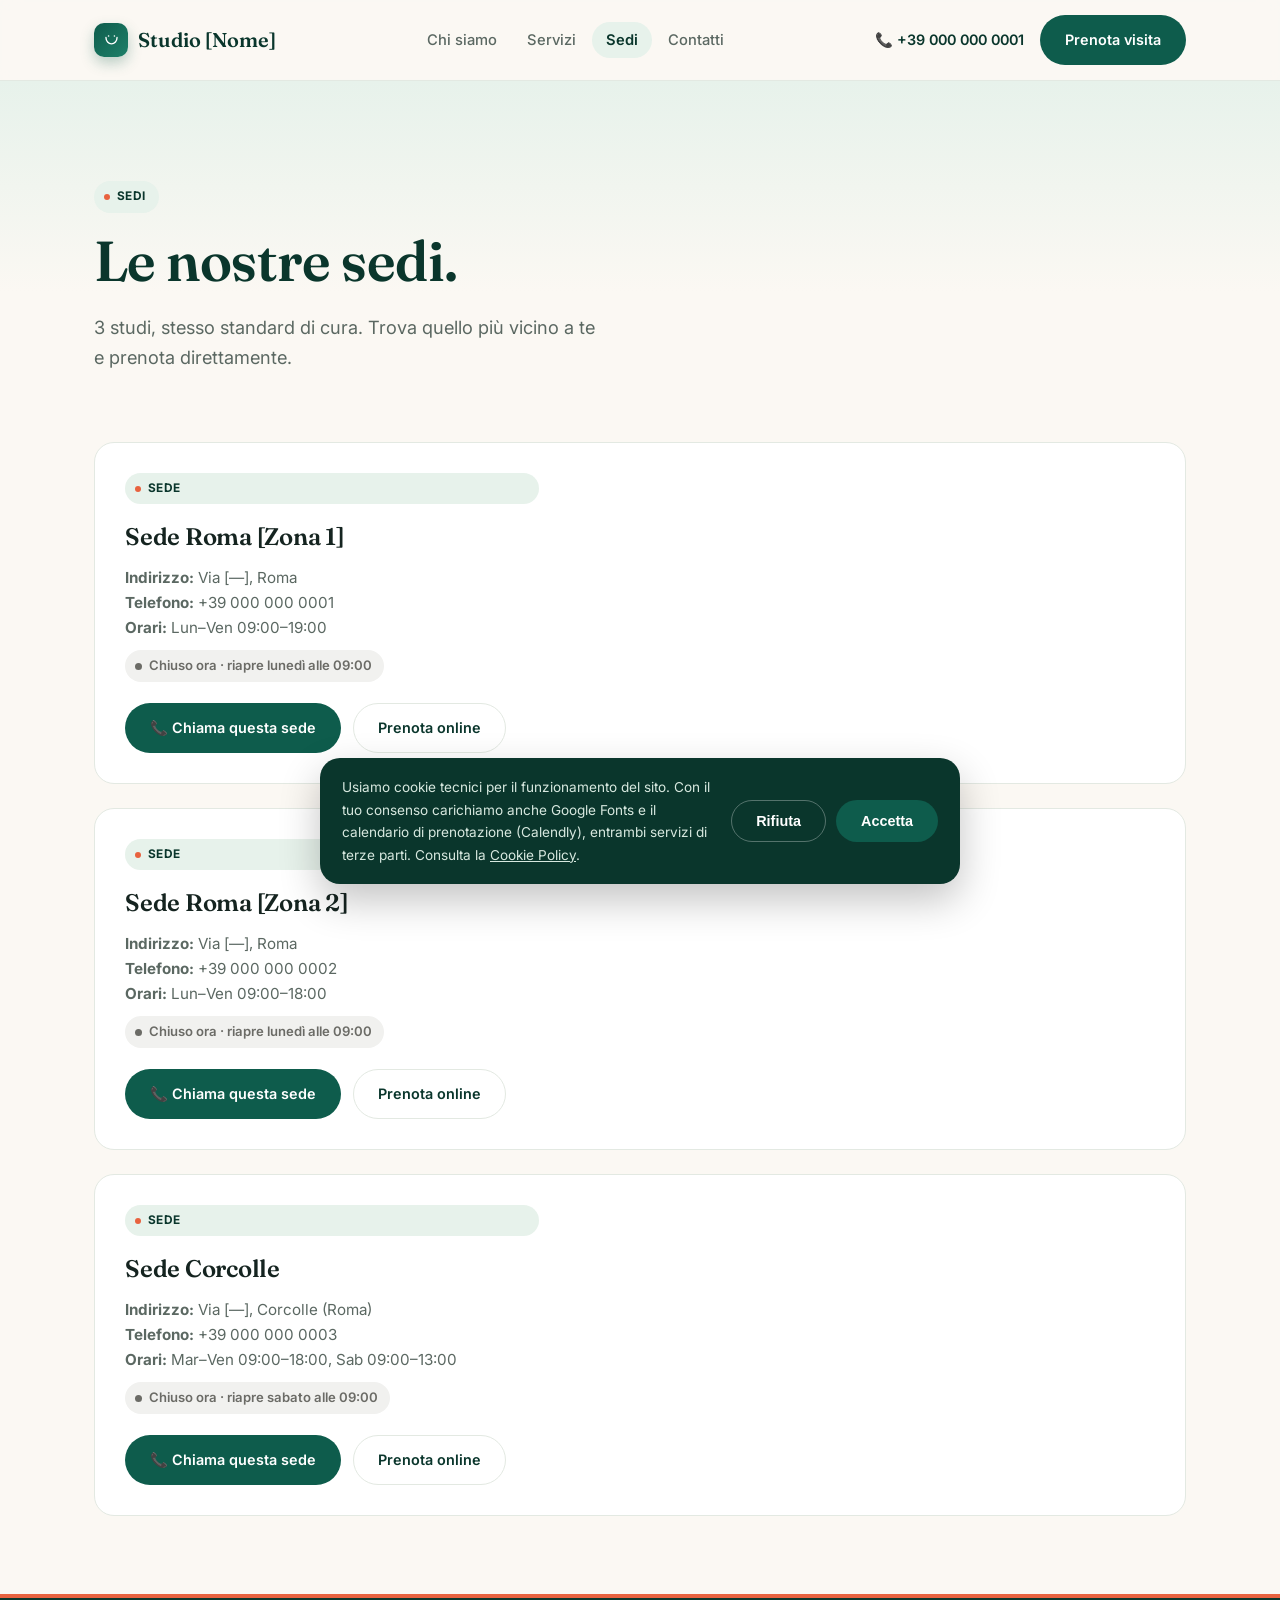
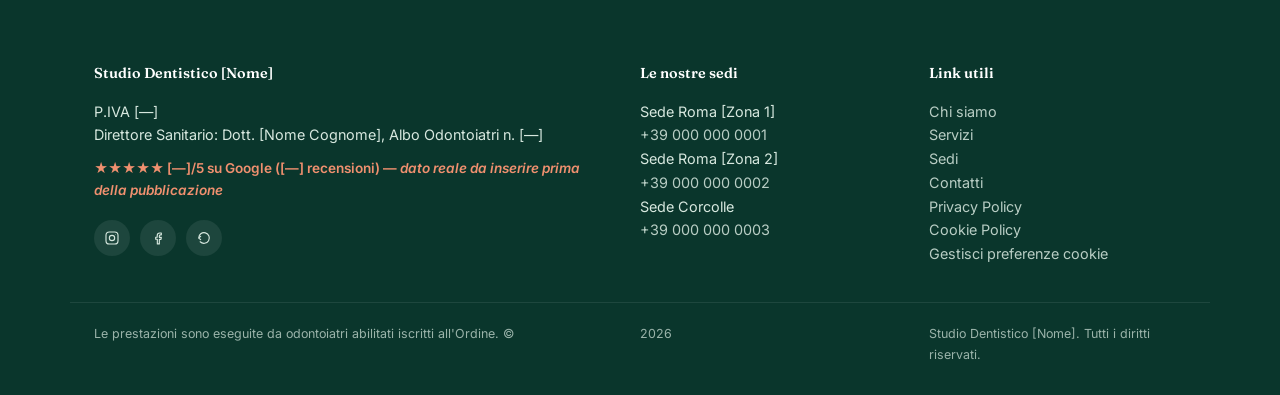
<file: sedi.html>
<!DOCTYPE html>
<html lang="it">
<head>
<meta charset="UTF-8">
<meta name="viewport" content="width=device-width, initial-scale=1.0">
<title>Le nostre sedi — Studio Dentistico [Nome]</title>
<meta name="description" content="Indirizzi, orari e contatti delle sedi dello Studio Dentistico [Nome] a [Città].">
<link rel="canonical" href="https://www.studio-nome.it/sedi.html">
<link rel="preconnect" href="https://fonts.googleapis.com">
<link rel="preconnect" href="https://fonts.gstatic.com" crossorigin>
<link rel="stylesheet" href="https://fonts.googleapis.com/css2?family=Fraunces:opsz,wght@9..144,400;9..144,600&family=Inter:wght@400;500;600&display=swap">
<link rel="stylesheet" href="css/style.css">
<!-- I dati strutturati (uno per sede) sono generati automaticamente
     da js/main.js a partire da SITE_CONFIG.sedi: nessun JSON-LD
     manuale da scrivere o tenere sincronizzato qui. -->
</head>
<body>
<a class="skip-link" href="#main">Vai al contenuto</a>

<div id="site-header"></div>

<main id="main">
<section class="hero" style="padding-bottom:20px">
  <div class="wrap" style="grid-template-columns:1fr">
    <div>
      <div class="eyebrow">Sedi</div>
      <h1>Le nostre sedi.</h1>
      <p>3 studi, stesso standard di cura. Trova quello più vicino a te e prenota direttamente.</p>
    </div>
  </div>
</section>

<section style="padding-top:20px">
  <div class="wrap reveal">
    <div class="sedi-list sedi-full"></div>
  </div>
</section>
</main>

<div id="site-footer"></div>

<script src="js/main.js"></script>
</body>
</html>
</file>
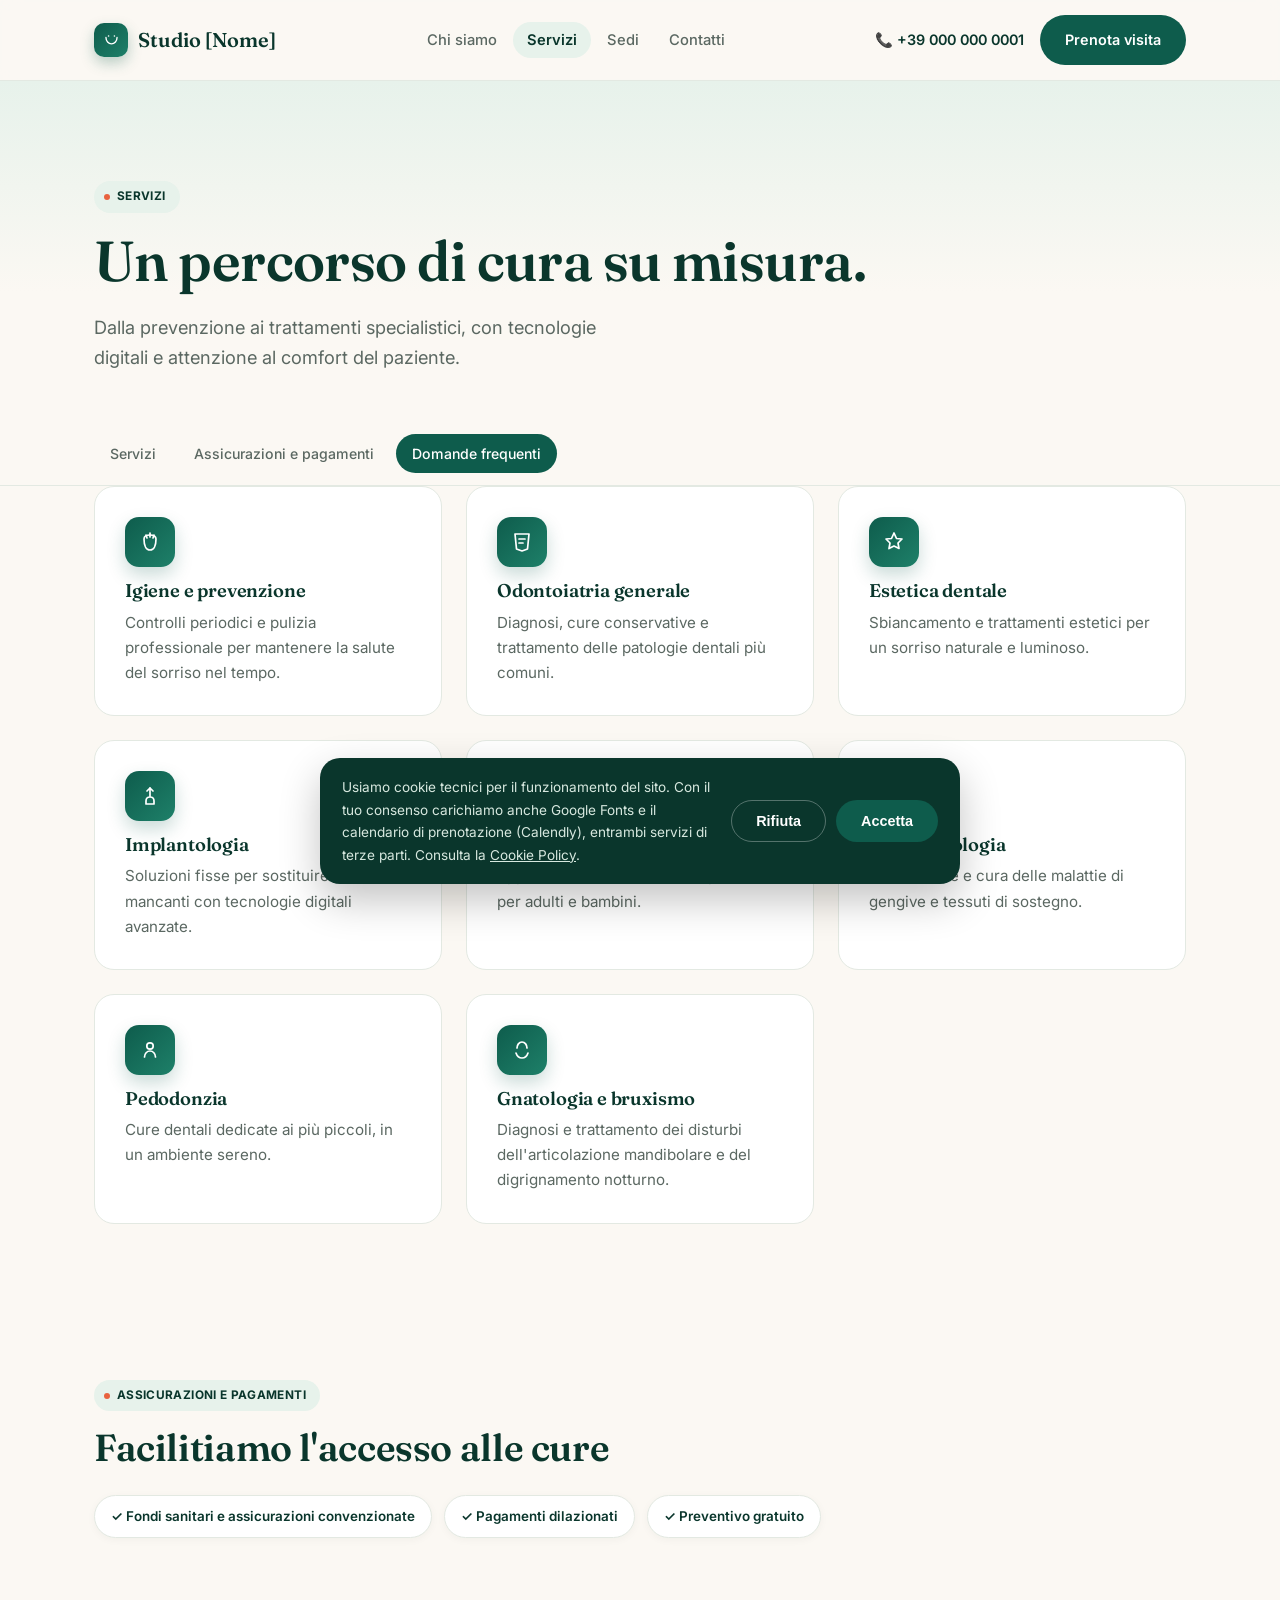
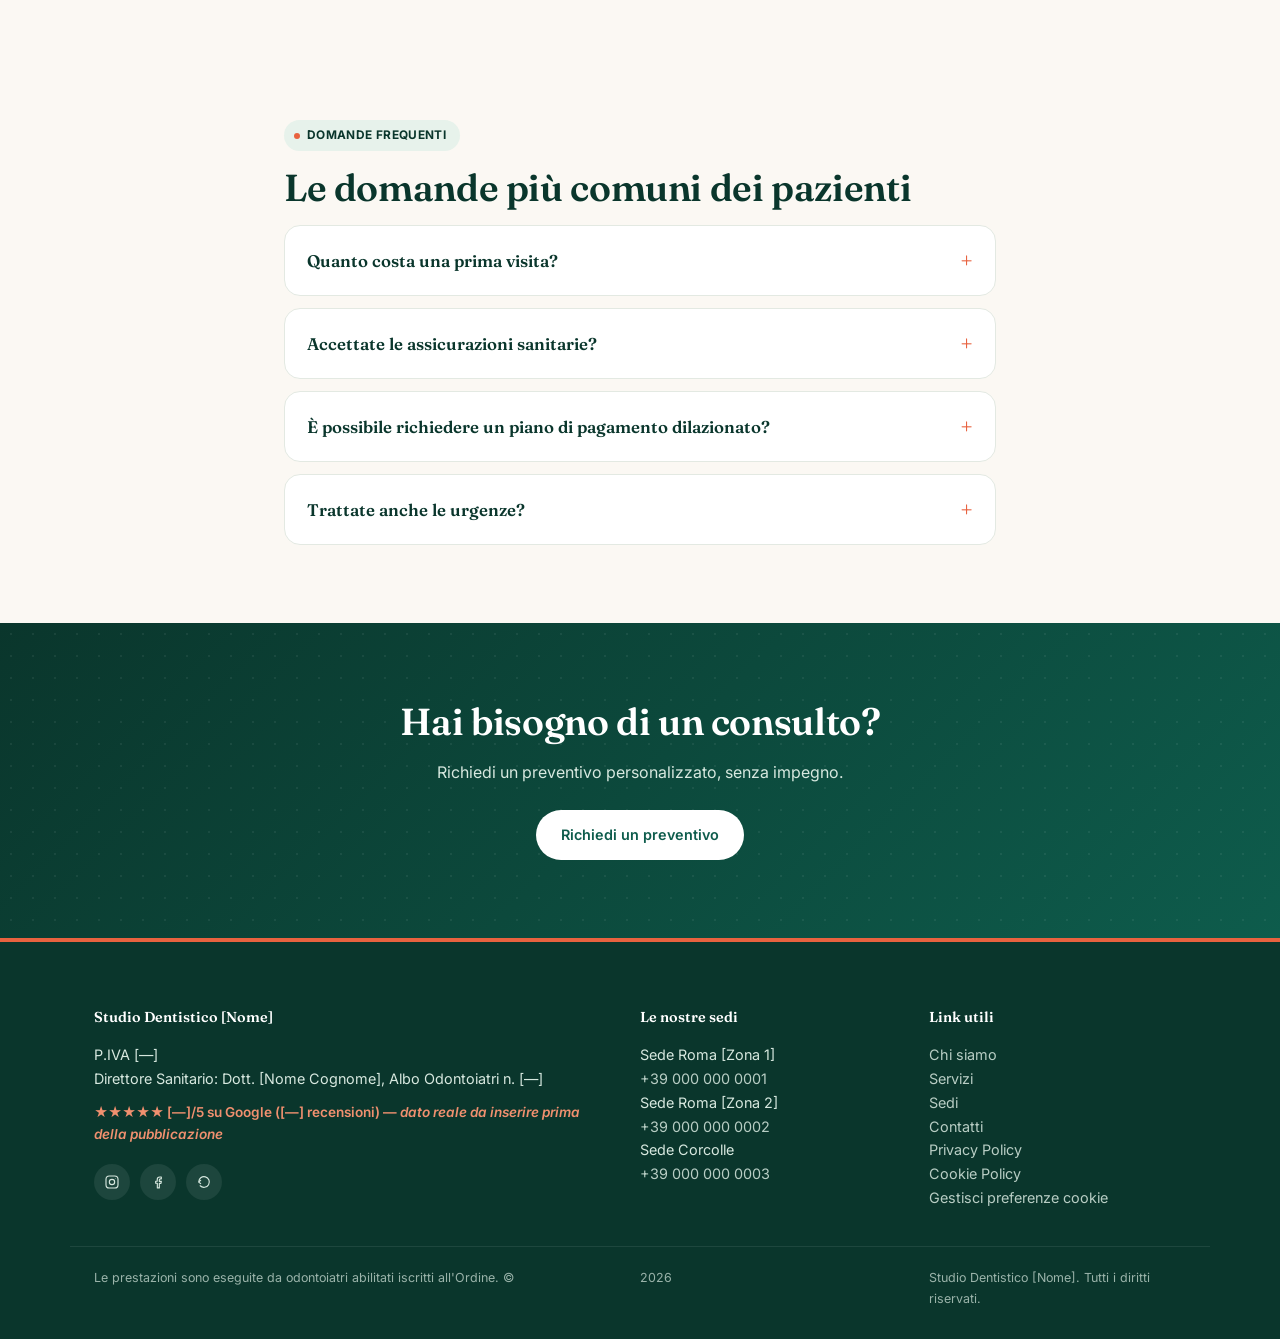
<file: servizi.html>
<!DOCTYPE html>
<html lang="it">
<head>
<meta charset="UTF-8">
<meta name="viewport" content="width=device-width, initial-scale=1.0">
<title>Servizi — Studio Dentistico [Nome]</title>
<meta name="description" content="I trattamenti offerti dallo Studio Dentistico [Nome]: igiene, implantologia, ortodonzia e altro.">
<link rel="canonical" href="https://www.studio-nome.it/servizi.html">
<link rel="preconnect" href="https://fonts.googleapis.com">
<link rel="preconnect" href="https://fonts.gstatic.com" crossorigin>
<link rel="stylesheet" href="https://fonts.googleapis.com/css2?family=Fraunces:opsz,wght@9..144,400;9..144,600&family=Inter:wght@400;500;600&display=swap">
<link rel="stylesheet" href="css/style.css">
<script type="application/ld+json">
{
  "@context": "https://schema.org",
  "@type": "FAQPage",
  "mainEntity": [
    {
      "@type": "Question",
      "name": "Quanto costa una prima visita?",
      "acceptedAnswer": { "@type": "Answer", "text": "Il costo della prima visita viene comunicato in fase di prenotazione; richiedi un preventivo personalizzato senza impegno." }
    },
    {
      "@type": "Question",
      "name": "Accettate le assicurazioni sanitarie?",
      "acceptedAnswer": { "@type": "Answer", "text": "Collaboriamo con le principali compagnie assicurative e fondi sanitari; contattaci per verificare la tua copertura." }
    },
    {
      "@type": "Question",
      "name": "È possibile richiedere un piano di pagamento dilazionato?",
      "acceptedAnswer": { "@type": "Answer", "text": "Sì, offriamo piani di pagamento su richiesta per i trattamenti più impegnativi." }
    }
  ]
}
</script>
</head>
<body>
<a class="skip-link" href="#main">Vai al contenuto</a>

<div id="site-header"></div>

<main id="main">
<section class="hero" style="padding-bottom:20px">
  <div class="wrap" style="grid-template-columns:1fr">
    <div>
      <div class="eyebrow">Servizi</div>
      <h1>Un percorso di cura su misura.</h1>
      <p>Dalla prevenzione ai trattamenti specialistici, con tecnologie digitali e attenzione al comfort del paziente.</p>
    </div>
  </div>
</section>

<nav class="section-nav" aria-label="Naviga in questa pagina">
  <div class="wrap section-nav-inner">
    <a href="#lista-servizi">Servizi</a>
    <a href="#assicurazioni-pagamenti">Assicurazioni e pagamenti</a>
    <a href="#faq">Domande frequenti</a>
  </div>
</nav>

<section id="lista-servizi" style="padding-top:0">
  <div class="wrap reveal">
    <div class="grid-3">
      <div class="card">
        <div class="icon-dot"><svg viewBox="0 0 24 24"><path d="M12 3v4M8 5l1 3M16 5l-1 3" stroke-linecap="round"/><path d="M6 9c0 6 2 11 6 11s6-5 6-11c0-2.5-2.5-4-6-4S6 6.5 6 9z"/></svg></div>
        <h3>Igiene e prevenzione</h3>
        <p>Controlli periodici e pulizia professionale per mantenere la salute del sorriso nel tempo.</p>
      </div>
      <div class="card">
        <div class="icon-dot"><svg viewBox="0 0 24 24"><path d="M5 4h14l-1.5 15L12 21l-5.5-2L5 4z" stroke-linejoin="round"/><path d="M9 9h6M9 13h4" stroke-linecap="round"/></svg></div>
        <h3>Odontoiatria generale</h3>
        <p>Diagnosi, cure conservative e trattamento delle patologie dentali più comuni.</p>
      </div>
      <div class="card">
        <div class="icon-dot"><svg viewBox="0 0 24 24"><path d="M12 3l2.5 5.5L20 9l-4 4 1 5.5L12 16l-5 2.5 1-5.5-4-4 5.5-.5L12 3z" stroke-linejoin="round"/></svg></div>
        <h3>Estetica dentale</h3>
        <p>Sbiancamento e trattamenti estetici per un sorriso naturale e luminoso.</p>
      </div>
      <div class="card">
        <div class="icon-dot"><svg viewBox="0 0 24 24"><path d="M12 4v9M12 13c-3 0-4 2-4 4v3h8v-3c0-2-1-4-4-4z" stroke-linecap="round" stroke-linejoin="round"/><path d="M9 7l3-3 3 3" stroke-linecap="round" stroke-linejoin="round"/></svg></div>
        <h3>Implantologia</h3>
        <p>Soluzioni fisse per sostituire i denti mancanti con tecnologie digitali avanzate.</p>
      </div>
      <div class="card">
        <div class="icon-dot"><svg viewBox="0 0 24 24"><path d="M4 9h16M4 9c0 6 2 10 8 11 6-1 8-5 8-11" stroke-linecap="round" stroke-linejoin="round"/><path d="M9 9v3M15 9v3" stroke-linecap="round"/></svg></div>
        <h3>Ortodonzia</h3>
        <p>Apparecchi fissi, mobili e trasparenti, per adulti e bambini.</p>
      </div>
      <div class="card">
        <div class="icon-dot"><svg viewBox="0 0 24 24"><path d="M6 4c4 2 8 2 12 0M6 20c4-2 8-2 12 0" stroke-linecap="round"/><path d="M6 4v16M18 4v16" stroke-linecap="round"/></svg></div>
        <h3>Parodontologia</h3>
        <p>Prevenzione e cura delle malattie di gengive e tessuti di sostegno.</p>
      </div>
      <div class="card">
        <div class="icon-dot"><svg viewBox="0 0 24 24"><circle cx="12" cy="8" r="3.2" stroke-linecap="round"/><path d="M6.5 19c0-3.3 2.5-6 5.5-6s5.5 2.7 5.5 6" stroke-linecap="round"/></svg></div>
        <h3>Pedodonzia</h3>
        <p>Cure dentali dedicate ai più piccoli, in un ambiente sereno.</p>
      </div>
      <div class="card">
        <div class="icon-dot"><svg viewBox="0 0 24 24"><path d="M6 15c1 3 3 5 6 5s5-2 6-5" stroke-linecap="round"/><path d="M7 10c0-3 2-6 5-6s5 3 5 6" stroke-linecap="round"/></svg></div>
        <h3>Gnatologia e bruxismo</h3>
        <p>Diagnosi e trattamento dei disturbi dell'articolazione mandibolare e del digrignamento notturno.</p>
      </div>
    </div>
  </div>
</section>

<section id="assicurazioni-pagamenti">
  <div class="wrap reveal">
    <div class="eyebrow">Assicurazioni e pagamenti</div>
    <h2 class="section-title">Facilitiamo l'accesso alle cure</h2>
    <div class="badge-row">
      <span class="badge">✓ Fondi sanitari e assicurazioni convenzionate</span>
      <span class="badge">✓ Pagamenti dilazionati</span>
      <span class="badge">✓ Preventivo gratuito</span>
    </div>
  </div>
</section>


<section id="faq">
  <div class="wrap reveal" style="max-width:760px">
    <div class="eyebrow">Domande frequenti</div>
    <h2 class="section-title">Le domande più comuni dei pazienti</h2>
    <div class="faq-list">
      <div class="faq-item">
        <button class="faq-q" aria-expanded="false">Quanto costa una prima visita?</button>
        <div class="faq-a"><p>Il costo della prima visita viene comunicato in fase di prenotazione; richiedi un preventivo personalizzato senza impegno.</p></div>
      </div>
      <div class="faq-item">
        <button class="faq-q" aria-expanded="false">Accettate le assicurazioni sanitarie?</button>
        <div class="faq-a"><p>Collaboriamo con le principali compagnie assicurative e fondi sanitari; contattaci per verificare la tua copertura.</p></div>
      </div>
      <div class="faq-item">
        <button class="faq-q" aria-expanded="false">È possibile richiedere un piano di pagamento dilazionato?</button>
        <div class="faq-a"><p>Sì, offriamo piani di pagamento su richiesta per i trattamenti più impegnativi.</p></div>
      </div>
      <div class="faq-item">
        <button class="faq-q" aria-expanded="false">Trattate anche le urgenze?</button>
        <div class="faq-a"><p>Sì, garantiamo disponibilità per le visite urgenti: chiamaci per essere presi in carico il prima possibile.</p></div>
      </div>
    </div>
  </div>
</section>

<section class="stripe">
  <div class="wrap" style="text-align:center">
    <h2 class="section-title">Hai bisogno di un consulto?</h2>
    <p style="color:#D7E8DF;margin-bottom:24px">Richiedi un preventivo personalizzato, senza impegno.</p>
    <a class="btn" style="background:#fff;color:var(--teal)" href="contatti.html">Richiedi un preventivo</a>
  </div>
</section>
</main>

<div id="site-footer" data-variant="full"></div>

<script src="js/main.js"></script>
</body>
</html>
</file>
<file: css/style.css>
/* Font caricato via <link rel="stylesheet"> nell'<head> di ogni pagina
   (in parallelo con questo file), non più con @import qui dentro:
   un @import costringe il browser a scaricare questo CSS, scoprire
   l'import e SOLO DOPO iniziare a scaricare il font, in serie invece
   che in parallelo — un intero round-trip di rete perso ad ogni load. */

/* ============================================================
   DESIGN SYSTEM — rework grafico
   Stessi nomi di variabile di prima (--teal, --gold, --mint...)
   così tutti gli style inline già presenti nelle pagine HTML
   continuano a funzionare senza modifiche: cambia solo la palette.
   --gold è ora un corallo/terracotta acceso (accento), non più oro.
   ============================================================ */
:root{
  --teal:#0E5C4C;
  --teal-light:#1E8069;
  --teal-dark:#0A362C;
  --mint:#E7F2EB;
  --paper:#FBF8F3;
  --ink:#152420;
  --ink-soft:#5B6862;
  --gold:#E8623F;
  --gold-dark:#C94D2E;
  --line:#E3E9E2;
  --radius:20px;
  --radius-sm:12px;
  --shadow:0 10px 28px rgba(13,44,36,.10);
  --shadow-lg:0 26px 60px rgba(13,44,36,.18);
}
*{box-sizing:border-box;margin:0;padding:0}
html{scroll-behavior:smooth}
body{font-family:'Inter',sans-serif;color:var(--ink);background:var(--paper);line-height:1.65;-webkit-font-smoothing:antialiased}
h1,h2,h3{font-family:'Fraunces',serif;font-weight:600;line-height:1.12;letter-spacing:-.01em}
a{color:inherit;text-decoration:none}
img{max-width:100%;display:block;border-radius:var(--radius)}
.wrap{max-width:1140px;margin:0 auto;padding:0 24px}
::selection{background:var(--gold);color:#fff}

/* header */
header{position:sticky;top:0;background:rgba(251,248,243,.82);backdrop-filter:blur(10px) saturate(1.3);-webkit-backdrop-filter:blur(10px) saturate(1.3);border-bottom:1px solid var(--line);z-index:40}
.nav{display:flex;align-items:center;justify-content:space-between;padding:15px 24px;gap:20px}
.logo{display:flex;align-items:center;gap:10px;font-family:'Fraunces',serif;font-weight:600;font-size:1.25rem;color:var(--teal-dark)}
.logo-mark{width:34px;height:34px;border-radius:10px;background:linear-gradient(135deg,var(--teal) 0%,var(--teal-light) 100%);display:flex;align-items:center;justify-content:center;flex-shrink:0;box-shadow:0 6px 14px rgba(14,92,76,.28)}
.logo-mark svg{width:19px;height:19px;stroke:#fff;fill:none;stroke-width:1.7;stroke-linecap:round;stroke-linejoin:round}
.menu{display:flex;gap:2px;list-style:none;font-size:.92rem}
.menu a{padding:9px 14px;border-radius:999px;font-weight:500;color:var(--ink-soft);transition:background .2s,color .2s}
.menu a:hover{background:var(--mint);color:var(--teal-dark)}
.menu a.active{color:var(--teal-dark);background:var(--mint);font-weight:600}
.btn{background:var(--teal);color:#fff;padding:12px 24px;border-radius:999px;font-size:.9rem;font-weight:600;display:inline-flex;align-items:center;gap:8px;transition:background .2s,box-shadow .2s,transform .2s;border:1px solid transparent;cursor:pointer}
.btn:hover{background:var(--teal-dark);box-shadow:var(--shadow);transform:translateY(-2px)}
.btn-ghost{border:1.5px solid var(--line);color:var(--teal-dark);background:#fff}
.btn-ghost:hover{border-color:var(--teal);background:var(--mint);transform:translateY(-2px)}
.btn-accent{background:var(--gold);box-shadow:0 10px 24px rgba(232,98,63,.26)}
.btn-accent:hover{background:var(--gold-dark);box-shadow:0 14px 30px rgba(232,98,63,.34)}
.btn-lg{padding:17px 32px;font-size:1rem}

/* hero */
.hero{padding:100px 24px 56px;position:relative;overflow:hidden;background:linear-gradient(180deg,var(--mint) 0%,var(--paper) 62%)}
.hero .wrap{display:grid;grid-template-columns:1.05fr .95fr;gap:56px;align-items:center;position:relative;z-index:1}
.hero h1{font-size:clamp(2.3rem,4.4vw,3.7rem);color:var(--teal-dark);margin-bottom:20px}
.hero h1 em{font-style:normal;color:var(--gold)}
.hero p{font-size:1.14rem;max-width:46ch;margin-bottom:30px;color:var(--ink-soft)}
.arc{position:absolute;left:8%;top:-220px;width:620px;height:620px;border-radius:50%;background:radial-gradient(circle,rgba(14,92,76,.16) 0%,rgba(14,92,76,0) 70%);z-index:-1;filter:blur(4px)}
.hero::after{content:'';position:absolute;right:-160px;bottom:-220px;width:520px;height:520px;border-radius:50%;background:radial-gradient(circle,rgba(232,98,63,.14) 0%,rgba(232,98,63,0) 70%);z-index:-1}

.hero-single{display:block;max-width:720px;margin:0 auto;text-align:center}
.hero-single p{margin-left:auto;margin-right:auto}
.hero-cta-row{display:flex;gap:14px;justify-content:center;flex-wrap:wrap;margin-bottom:26px}
.hero-single .badge-row{justify-content:center}

.hero-split .wrap{text-align:left}
.hero-split .hero-cta-row{justify-content:flex-start}
.hero-split .badge-row{justify-content:flex-start}
.hero-media{position:relative}
.hero-media .media-slot{aspect-ratio:4/5;border-radius:28px}
.trust-float{position:absolute;left:-20px;bottom:-20px;background:#fff;border-radius:16px;box-shadow:var(--shadow-lg);padding:16px 20px;display:flex;align-items:center;gap:12px;max-width:260px}
.trust-float .stars{color:var(--gold);letter-spacing:1px;font-size:.95rem;line-height:1}
.trust-float strong{display:block;font-family:'Fraunces',serif;color:var(--ink);font-size:.95rem;margin-bottom:2px}
.trust-float span{font-size:.78rem;color:var(--ink-soft)}
.float-chip{position:absolute;right:-14px;top:24px;background:var(--teal-dark);color:#fff;border-radius:14px;padding:12px 16px;box-shadow:var(--shadow-lg);font-size:.8rem;font-weight:600;max-width:190px;display:flex;align-items:center;gap:8px}
@media(max-width:820px){
  .trust-float{position:static;margin-top:-40px;margin-left:16px;margin-right:16px;max-width:none}
  .float-chip{display:none}
}

/* stat bar */
.stat-bar{padding:0 24px 68px}
.stat-bar-grid{display:grid;grid-template-columns:repeat(4,1fr);gap:1px;background:var(--line);border:1px solid var(--line);border-radius:var(--radius);overflow:hidden}
.stat{background:#fff;padding:30px 18px;text-align:center}
.stat strong{display:block;font-family:'Fraunces',serif;font-size:2.15rem;color:var(--teal-dark);margin-bottom:4px}
.stat span{font-size:.8rem;color:var(--ink-soft);font-weight:500}
@media(max-width:820px){.stat-bar-grid{grid-template-columns:1fr 1fr}}
@media(max-width:480px){.stat{padding:24px 14px}}

/* placeholder media */
.media-slot{background:linear-gradient(135deg,var(--mint) 0%,#fff 100%);border:1.5px dashed var(--line);color:var(--teal);border-radius:var(--radius);display:flex;flex-direction:column;align-items:center;justify-content:center;gap:8px;text-align:center;padding:24px;min-height:220px}
.media-slot svg{width:30px;height:30px;opacity:.55}
.media-slot .media-slot-label{font-size:.8rem;font-weight:600;color:var(--teal-dark)}
.media-slot .media-slot-sub{font-size:.72rem;color:var(--ink-soft);max-width:22ch}
.video-slot{aspect-ratio:16/9;min-height:0}

/* sections */
section{padding:78px 24px}
.eyebrow{display:inline-flex;align-items:center;gap:7px;background:var(--mint);color:var(--teal-dark);font-weight:700;letter-spacing:.03em;text-transform:uppercase;font-size:.74rem;padding:6px 14px 6px 10px;border-radius:999px;margin-bottom:16px}
.eyebrow::before{content:'';width:6px;height:6px;border-radius:50%;background:var(--gold);flex-shrink:0}
.stripe .eyebrow{background:rgba(255,255,255,.14)}
.section-title{font-size:clamp(1.7rem,3.2vw,2.35rem);color:var(--teal-dark);margin-bottom:16px}
.section-intro{max-width:60ch;color:var(--ink-soft);margin-bottom:48px;font-size:1.05rem}

.grid-3{display:grid;grid-template-columns:repeat(3,1fr);gap:24px}
.grid-2{display:grid;grid-template-columns:1fr 1fr;gap:24px}
.card{background:#fff;border:1px solid var(--line);border-radius:var(--radius);padding:30px;transition:box-shadow .3s ease,transform .3s ease,border-color .3s ease}
.card:hover{box-shadow:var(--shadow-lg);transform:translateY(-4px);border-color:transparent}
.card h3{font-size:1.15rem;color:var(--teal-dark);margin:14px 0 8px}
.card p{color:var(--ink-soft);font-size:.95rem}
.icon-dot{width:50px;height:50px;border-radius:14px;background:linear-gradient(135deg,var(--teal) 0%,var(--teal-light) 100%);color:#fff;display:flex;align-items:center;justify-content:center;box-shadow:0 8px 18px rgba(14,92,76,.22)}
.icon-dot svg{width:24px;height:24px;stroke:#fff;fill:none;stroke-width:1.7}

/* team */
.team-card{text-align:left}
.team-card .media-slot,.team-card img{aspect-ratio:1/1;object-fit:cover;margin-bottom:16px}
.team-card small{display:block;margin-top:2px;color:var(--gold);font-weight:700;font-size:.82rem}
.team-card .team-sede{color:var(--ink-soft);font-weight:500;font-size:.82rem;margin-top:6px}

/* feature stripe */
.stripe{background:linear-gradient(135deg,var(--teal-dark) 0%,var(--teal) 100%);color:#fff;position:relative;overflow:hidden}
.stripe::before{content:'';position:absolute;inset:0;background-image:radial-gradient(rgba(255,255,255,.09) 1.4px,transparent 1.4px);background-size:22px 22px;opacity:.7;pointer-events:none}
.stripe .wrap{position:relative}
.stripe .section-title{color:#fff}
.feature-icon{width:42px;height:42px;border-radius:12px;background:rgba(255,255,255,.14);display:flex;align-items:center;justify-content:center;margin-bottom:14px}
.feature-icon svg{width:21px;height:21px;stroke:#fff;fill:none;stroke-width:1.7}

/* footer */
footer{background:var(--teal-dark);color:#D7E8DF;padding:64px 24px 30px;font-size:.9rem;border-top:4px solid var(--gold)}
footer .wrap{display:grid;grid-template-columns:2fr 1fr 1fr;gap:32px}
footer h4{color:#fff;font-family:'Fraunces',serif;font-weight:600;margin-bottom:14px}
footer a{opacity:.85}
footer a:hover{opacity:1;text-decoration:underline}
.legal{margin-top:36px;padding-top:20px;border-top:1px solid rgba(255,255,255,.12);font-size:.78rem;opacity:.7;line-height:1.7}
.social-row{display:flex;gap:10px;margin-top:18px}
.social-row a{width:36px;height:36px;border-radius:50%;background:rgba(255,255,255,.08);display:flex;align-items:center;justify-content:center;transition:background .2s,transform .2s;opacity:1}
.social-row a:hover{background:rgba(255,255,255,.18);transform:translateY(-2px)}
.social-row svg{width:16px;height:16px;stroke:#D7E8DF;fill:none;stroke-width:1.7}

/* nav additions */
.nav-actions{display:flex;align-items:center;gap:16px}
.tel-link{font-size:.9rem;font-weight:600;color:var(--teal-dark)}
.menu-toggle{display:none;flex-direction:column;justify-content:center;gap:5px;width:38px;height:38px;background:none;border:none;cursor:pointer}
.menu-toggle span{display:block;width:22px;height:2px;background:var(--teal-dark);border-radius:2px}

/* sotto-nav ad ancore */
.section-nav{position:sticky;top:65px;background:rgba(251,248,243,.96);backdrop-filter:blur(8px);border-bottom:1px solid var(--line);z-index:30}
.section-nav-inner{display:flex;gap:6px;overflow-x:auto;padding:12px 24px;scrollbar-width:none}
.section-nav-inner::-webkit-scrollbar{display:none}
.section-nav a{white-space:nowrap;font-size:.88rem;font-weight:500;color:var(--ink-soft);padding:8px 16px;border-radius:999px;transition:background .2s,color .2s}
.section-nav a:hover{background:var(--mint);color:var(--teal-dark)}
.section-nav a.active{background:var(--teal);color:#fff}
[id]{scroll-margin-top:132px}

/* trust badges / social proof */
.badge-row{display:flex;flex-wrap:wrap;gap:12px;margin:26px 0}
.badge{background:#fff;border:1px solid var(--line);border-radius:999px;padding:9px 16px;font-size:.84rem;font-weight:600;color:var(--teal-dark);display:inline-flex;align-items:center;gap:6px;box-shadow:0 2px 8px rgba(13,44,36,.04)}
.trust-row{margin-top:10px;font-size:.85rem;color:#F0906F;font-weight:600}

/* reviews */
.review-card{background:#fff;border:1px solid var(--line);border-radius:var(--radius);padding:30px;position:relative;overflow:hidden}
.review-card::before{content:'\201C';position:absolute;top:2px;right:20px;font-family:'Fraunces',serif;font-size:4.4rem;color:var(--mint);line-height:1;z-index:0}
.review-stars,.review-card p,.review-who{position:relative;z-index:1}
.review-stars{color:var(--gold);letter-spacing:2px;margin-bottom:12px}
.review-name{margin-top:14px;font-weight:600;color:var(--teal-dark);font-size:.9rem}
.review-who{display:flex;align-items:center;gap:10px;margin-top:16px}
.review-avatar{width:36px;height:36px;border-radius:50%;background:linear-gradient(135deg,var(--teal) 0%,var(--teal-light) 100%);color:#fff;display:flex;align-items:center;justify-content:center;font-family:'Fraunces',serif;font-weight:600;font-size:.85rem;flex-shrink:0}
.review-who .review-name{margin-top:0}

/* FAQ accordion */
.faq-list{display:flex;flex-direction:column;gap:12px}
.faq-item{border:1px solid var(--line);border-radius:16px;background:#fff;overflow:hidden;transition:box-shadow .25s ease,border-color .25s ease}
.faq-item.open{box-shadow:var(--shadow);border-color:var(--mint)}
.faq-q{width:100%;text-align:left;background:none;border:none;padding:20px 22px;font-family:'Fraunces',serif;font-size:1.05rem;font-weight:600;color:var(--teal-dark);cursor:pointer;display:flex;justify-content:space-between;align-items:center;gap:16px}
.faq-q-text{display:flex;align-items:center;flex-wrap:wrap;gap:10px}
.faq-q::after{content:'+';font-size:1.5rem;font-weight:400;color:var(--gold);flex-shrink:0;transition:transform .25s ease}
.faq-item.open .faq-q::after{content:'+';transform:rotate(135deg)}
.faq-a{max-height:0;overflow:hidden;transition:max-height .35s ease}
.faq-item.open .faq-a{max-height:320px}
.faq-a p{padding:0 22px 16px;color:var(--ink-soft);font-size:.95rem}
.faq-a .btn,.faq-a .btn-ghost{margin:0 22px 22px}

/* guida sintomi */
.symptom-tag{display:inline-block;font-size:.7rem;font-weight:700;letter-spacing:.04em;text-transform:uppercase;padding:4px 11px;border-radius:999px;font-family:'Inter',sans-serif}
.symptom-tag.urgente{background:#FCEAE5;color:#C1432B}
.symptom-tag.valuta{background:var(--mint);color:var(--teal-dark)}
.symptom-note{color:var(--ink-soft);font-size:.85rem;margin-top:20px;padding-top:16px;border-top:1px solid var(--line)}

/* sticky mobile CTA */
.sticky-cta{display:none;position:fixed;left:0;right:0;bottom:0;z-index:50;background:#fff;border-top:1px solid var(--line);padding:10px 16px;gap:10px;box-shadow:0 -6px 18px rgba(0,0,0,.07)}
.btn-block{flex:1;text-align:center;justify-content:center}

/* cookie banner */
.cookie-banner{position:fixed;left:16px;right:16px;bottom:16px;z-index:60;background:var(--teal-dark);color:#D7E8DF;border-radius:var(--radius);padding:18px 22px;display:flex;flex-wrap:wrap;gap:14px;align-items:center;justify-content:space-between;max-width:640px;margin:0 auto;box-shadow:0 16px 40px rgba(0,0,0,.24)}
.cookie-banner p{font-size:.85rem;flex:1;min-width:220px}
.cookie-banner a{text-decoration:underline}
.cookie-banner .btn-ghost{border-color:rgba(255,255,255,.3);color:#fff;background:transparent}
.cookie-banner .btn-ghost:hover{background:rgba(255,255,255,.12)}

/* legal pages */
.legal-page{padding:64px 24px;max-width:760px;margin:0 auto}
.legal-page h1{color:var(--teal-dark);margin-bottom:24px}
.legal-page h3{margin:24px 0 8px;color:var(--teal-dark)}
.legal-page p{margin-bottom:16px}
.legal-page .notice{background:var(--mint);border-radius:var(--radius-sm);padding:16px}

/* placeholder immagini non caricate */
.img-placeholder{background:var(--mint);color:var(--teal-dark);border-radius:var(--radius);display:flex;align-items:center;justify-content:center;text-align:center;font-size:.85rem;font-weight:500;padding:16px;min-height:160px}

/* indicatore Aperto ora / Chiuso */
.open-status{display:inline-flex;align-items:center;gap:7px;font-size:.82rem;font-weight:600;padding:5px 12px 5px 10px;border-radius:999px}
.open-status::before{content:'';width:7px;height:7px;border-radius:50%;background:currentColor;flex-shrink:0}
.open-status.open{background:#E4F5E8;color:#1D7A38}
.open-status.closed{background:#F1F1EF;color:#6b6b66}

/* selettore sede */
.sede-pick{display:block;width:100%;text-align:left;background:#fff;border:2px solid var(--line);border-radius:16px;padding:18px;cursor:pointer;transition:border-color .2s,background .2s;font-family:inherit}
.sede-pick:hover{border-color:var(--gold)}
.sede-pick.active{border-color:var(--teal);background:var(--mint)}
.sede-pick h4{color:var(--teal-dark);font-family:'Fraunces',serif;margin:0 0 6px;font-size:1.05rem}
.sede-pick p{color:var(--ink-soft);font-size:.86rem;margin:0 0 10px}

/* card sede — compatta */
.sede-card-mini{display:block;background:#fff;border:1px solid var(--line);border-radius:var(--radius);padding:24px;text-decoration:none;transition:box-shadow .25s,transform .25s,border-color .25s}
.sede-card-mini:hover{box-shadow:var(--shadow-lg);transform:translateY(-3px);border-color:transparent}
.sede-card-mini h4{color:var(--teal-dark);font-family:'Fraunces',serif;margin:0 0 6px;font-size:1.1rem}
.sede-card-mini p{color:var(--ink-soft);font-size:.88rem;margin:0 0 10px}

/* card sede — completa */
.sedi-list{display:flex;flex-direction:column;gap:24px}
.sede-card{scroll-margin-top:132px;display:grid;grid-template-columns:1fr 1.3fr;gap:0;padding:0;overflow:hidden}
.sede-card h2{font-size:1.5rem}
.sede-card-info{padding:30px;display:flex;flex-direction:column}
.sede-map{width:100%;height:100%;min-height:340px;border:0;display:block;border-radius:0 var(--radius) var(--radius) 0}
@media(max-width:820px){
  .sede-card{grid-template-columns:1fr}
  .sede-map{min-height:280px;border-radius:0 0 var(--radius) var(--radius)}
}

/* selettore servizio prenotabile */
.servizio-pick{background:#fff;border:2px solid var(--line);border-radius:999px;padding:10px 20px;font-size:.92rem;font-weight:600;color:var(--ink);cursor:pointer;font-family:inherit;transition:border-color .2s,background .2s,color .2s}
.servizio-pick:hover{border-color:var(--gold)}
.servizio-pick.active{border-color:var(--teal);background:var(--teal);color:#fff}

/* campi form */
.form-field{width:100%;padding:13px 16px;border:1.5px solid var(--line);border-radius:12px;font:inherit;color:var(--ink);background:#fff;transition:border-color .2s,box-shadow .2s}
.form-field:focus{outline:none;border-color:var(--teal);box-shadow:0 0 0 4px rgba(14,92,76,.12)}
textarea.form-field{resize:vertical}
.form-row{margin-bottom:14px}
.form-check{font-size:.85rem;color:var(--ink-soft);display:flex;gap:8px;align-items:flex-start}

/* reveal on scroll */
.reveal{opacity:0;transform:translateY(18px);transition:opacity .6s ease,transform .6s ease}
.reveal.in-view{opacity:1;transform:none}
@media(prefers-reduced-motion:reduce){.reveal{opacity:1;transform:none;transition:none}}

/* skip link / accessibility */
.skip-link{position:absolute;left:-999px;top:auto;background:var(--teal);color:#fff;padding:10px 16px;border-radius:8px;z-index:100}
.skip-link:focus{left:16px;top:16px}
a:focus-visible,button:focus-visible{outline:2px solid var(--gold);outline-offset:2px}

/* tablet */
@media(max-width:960px){
  .grid-3{grid-template-columns:1fr 1fr}
}

@media(max-width:820px){
  .hero .wrap{grid-template-columns:1fr}
  .grid-3{grid-template-columns:1fr}
  .grid-2{grid-template-columns:1fr}
  footer .wrap{grid-template-columns:1fr}
  .nav-actions .btn{display:none}
  .menu-toggle{display:flex}
  .menu{position:fixed;top:63px;left:0;right:0;background:#fff;flex-direction:column;gap:0;max-height:0;overflow:hidden;transition:max-height .25s ease;border-bottom:1px solid var(--line)}
  .menu.open{max-height:340px}
  .menu li{border-top:1px solid var(--line)}
  .menu a{display:block;padding:16px 24px;border-radius:0}
  .sticky-cta{display:flex}
  .card:hover{transform:none}
  body{padding-bottom:64px}
}

/* mobile */
@media(max-width:600px){
  .hero{padding:52px 20px 36px}
  .hero p{max-width:none}
  section{padding:48px 20px}
  .section-intro{margin-bottom:30px}
  .wrap{padding:0 20px}
  .card{padding:24px}
  footer{padding:44px 20px 24px}
  .calendly-inline-widget{height:520px !important}
}
</file>
